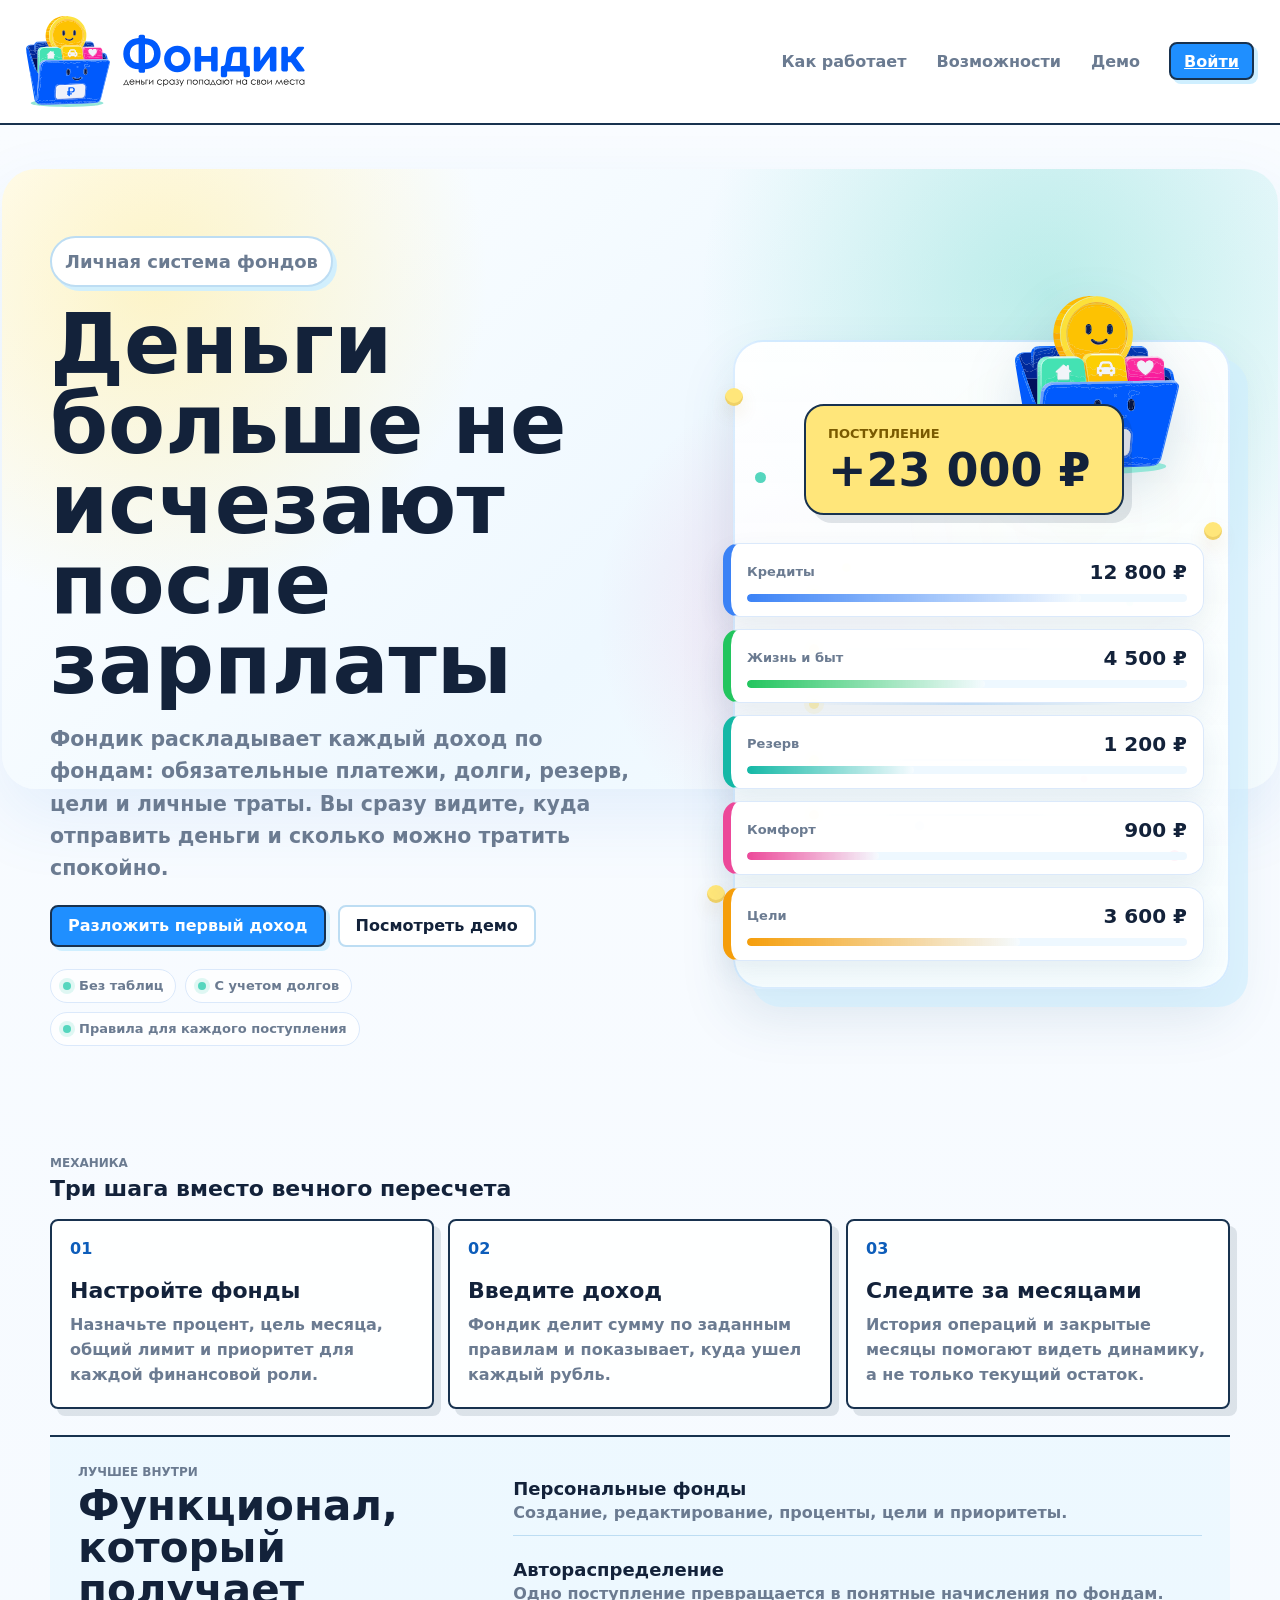
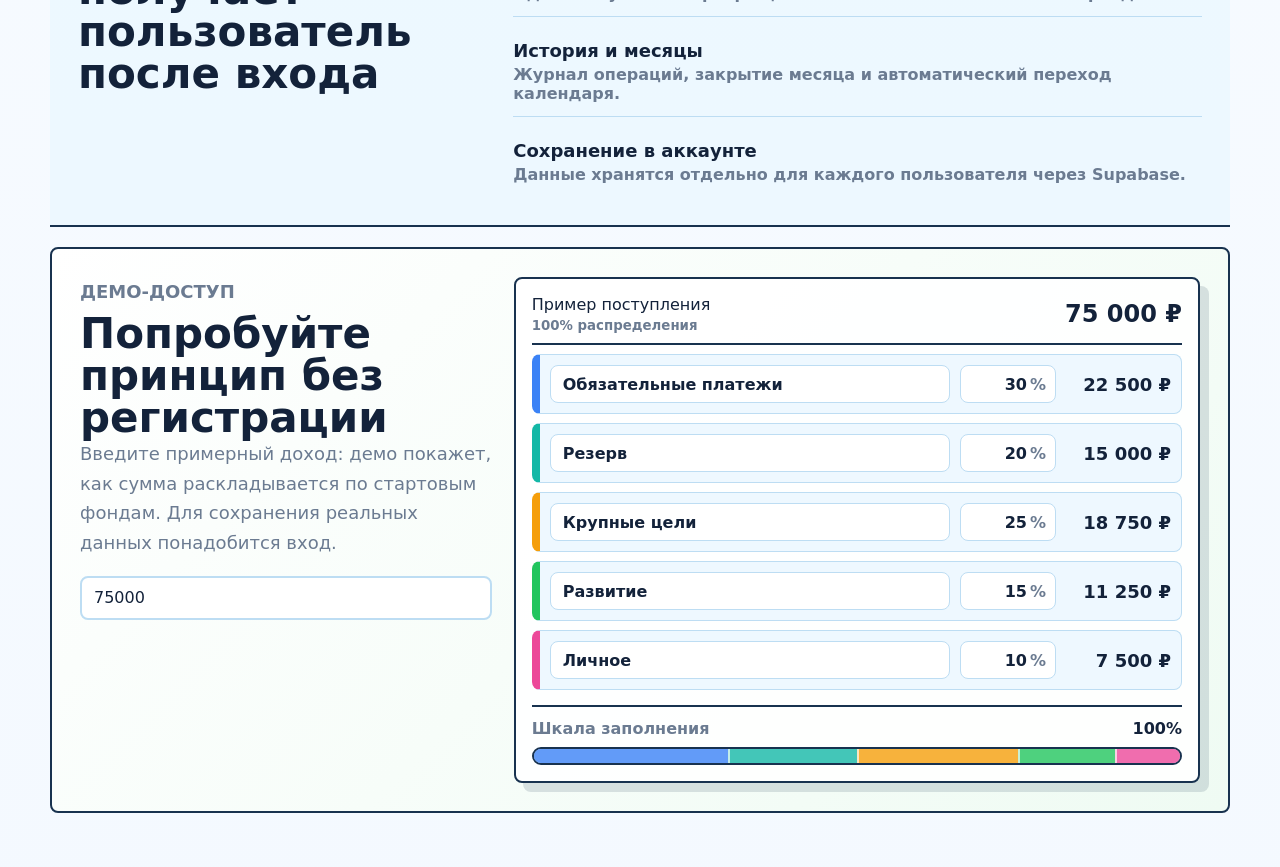
<file: index.html>
<!DOCTYPE html>
<html lang="ru">
<head>
  <meta charset="UTF-8">
  <meta name="viewport" content="width=device-width, initial-scale=1.0">
  <meta name="description" content="Фондик помогает распределять доход по личным фондам: обязательные платежи, резерв, цели, развитие и личные траты.">
  <meta name="theme-color" content="#1f8fff">
  <meta property="og:type" content="website">
  <meta property="og:title" content="Фондик — личные фонды для дохода">
  <meta property="og:description" content="Настройте проценты один раз и распределяйте каждое поступление по фондам без таблиц и ручной рутины.">
  <meta property="og:image" content="/assets/fondik-lockup-slogan.svg">
  <meta property="og:locale" content="ru_RU">
  <meta name="twitter:card" content="summary">
  <title>Фондик — личные фонды для дохода</title>
  <link rel="icon" type="image/svg+xml" href="assets/fondik-mark.svg">
  <link rel="apple-touch-icon" href="assets/fondik-apple-touch.png">
  <link rel="stylesheet" href="style.css?v=20260604-10">
</head>
<body>
  <dialog class="auth-modal" id="authModal">
    <div class="auth-card">
      <button class="icon-btn auth-close" id="authCloseBtn" type="button" aria-label="Закрыть">×</button>
      <div class="auth-brand">
        <img class="auth-brand-logo" src="assets/fondik-lockup-slogan.svg" alt="Фондик — деньги сразу попадают на свои места.">
      </div>
      <p class="eyebrow">Вход в личный кабинет</p>
      <p class="auth-copy">Зарегистрируйтесь или войдите, чтобы фонды, история и прогресс сохранялись отдельно для вашего аккаунта.</p>
      <form class="auth-form" id="authForm">
        <input id="authEmail" type="email" autocomplete="email" placeholder="Email" required>
        <input id="authPassword" type="password" autocomplete="current-password" placeholder="Пароль" minlength="6" required>
        <div class="auth-actions">
          <button class="primary-btn" id="loginBtn" value="login" type="submit">Войти</button>
          <button class="ghost-btn" id="signupBtn" value="signup" type="submit">Регистрация</button>
        </div>
      </form>
      <p class="auth-message" id="authMessage"></p>
    </div>
  </dialog>

  <div class="public-shell" id="publicShell">
    <header class="public-header">
      <a class="brand public-brand" href="/" data-public-route aria-label="Фондик">
        <img class="brand-lockup" src="assets/fondik-lockup-slogan.svg" alt="Фондик — деньги сразу попадают на свои места.">
      </a>
      <button class="ghost-btn compact public-menu-toggle" id="publicMenuToggle" type="button" aria-expanded="false" aria-controls="publicMobileMenu">Меню</button>
      <nav class="public-nav" aria-label="Публичная навигация">
        <a href="#howItWorks">Как работает</a>
        <a href="#features">Возможности</a>
        <a href="/demo" data-public-route>Демо</a>
      </nav>
      <div class="public-auth-actions">
        <a class="primary-btn compact" href="/login" data-auth-trigger>Войти</a>
        <button class="ghost-btn compact is-hidden" id="publicLogoutBtn" type="button">Выйти</button>
      </div>
      <div class="public-mobile-menu" id="publicMobileMenu">
        <a href="#howItWorks">Как работает</a>
        <a href="#features">Возможности</a>
        <a href="/demo" data-public-route>Демо</a>
        <a class="primary-btn compact" href="/login" data-auth-trigger>Войти</a>
        <button class="ghost-btn compact is-hidden" id="publicMobileLogoutBtn" type="button">Выйти</button>
      </div>
    </header>

    <main class="public-main" id="top">
      <section class="public-hero landing-hero">
        <div class="hero-copy landing-hero-copy">
          <p class="hero-badge">Личная система фондов</p>
          <h1>Деньги больше не исчезают после зарплаты</h1>
          <p>Фондик раскладывает каждый доход по фондам: обязательные платежи, долги, резерв, цели и личные траты. Вы сразу видите, куда отправить деньги и сколько можно тратить спокойно.</p>
          <div class="hero-actions">
            <a class="primary-btn" href="/login" data-auth-trigger>Разложить первый доход</a>
            <a class="ghost-btn" href="/demo" data-public-route>Посмотреть демо</a>
          </div>
          <div class="hero-benefits" aria-label="Преимущества">
            <span>Без таблиц</span>
            <span>С учетом долгов</span>
            <span>Правила для каждого поступления</span>
          </div>
        </div>

        <div class="landing-visual" aria-label="Пример распределения дохода">
          <div class="money-orbit" aria-hidden="true">
            <span></span>
            <span></span>
            <span></span>
            <i></i>
            <i></i>
          </div>
          <img class="landing-mascot" src="assets/fondik-mark.svg" alt="">
          <div class="income-card">
            <span>Поступление</span>
            <strong>+23 000 ₽</strong>
          </div>
          <div class="flow-lines" aria-hidden="true">
            <span style="--line-top: 29%; --line-delay: 0.2s"></span>
            <span style="--line-top: 41%; --line-delay: 0.45s"></span>
            <span style="--line-top: 53%; --line-delay: 0.7s"></span>
            <span style="--line-top: 65%; --line-delay: 0.95s"></span>
            <span style="--line-top: 77%; --line-delay: 1.2s"></span>
          </div>
          <div class="fund-flow-list">
            <article class="fund-flow-card" style="--fund-color: #3b82f6; --bar-width: 76%; --item-delay: 0.35s">
              <span>Кредиты</span>
              <strong>12 800 ₽</strong>
              <i></i>
            </article>
            <article class="fund-flow-card" style="--fund-color: #22c55e; --bar-width: 54%; --item-delay: 0.5s">
              <span>Жизнь и быт</span>
              <strong>4 500 ₽</strong>
              <i></i>
            </article>
            <article class="fund-flow-card" style="--fund-color: #14b8a6; --bar-width: 38%; --item-delay: 0.65s">
              <span>Резерв</span>
              <strong>1 200 ₽</strong>
              <i></i>
            </article>
            <article class="fund-flow-card" style="--fund-color: #ec4899; --bar-width: 30%; --item-delay: 0.8s">
              <span>Комфорт</span>
              <strong>900 ₽</strong>
              <i></i>
            </article>
            <article class="fund-flow-card" style="--fund-color: #f59e0b; --bar-width: 62%; --item-delay: 0.95s">
              <span>Цели</span>
              <strong>3 600 ₽</strong>
              <i></i>
            </article>
          </div>
        </div>
      </section>

      <section class="public-section" id="howItWorks">
        <div class="section-heading wide">
          <div>
            <p class="eyebrow">Механика</p>
            <h2>Три шага вместо вечного пересчета</h2>
          </div>
        </div>
        <div class="step-grid">
          <article class="public-card">
            <span>01</span>
            <h3>Настройте фонды</h3>
            <p>Назначьте процент, цель месяца, общий лимит и приоритет для каждой финансовой роли.</p>
          </article>
          <article class="public-card">
            <span>02</span>
            <h3>Введите доход</h3>
            <p>Фондик делит сумму по заданным правилам и показывает, куда ушел каждый рубль.</p>
          </article>
          <article class="public-card">
            <span>03</span>
            <h3>Следите за месяцами</h3>
            <p>История операций и закрытые месяцы помогают видеть динамику, а не только текущий остаток.</p>
          </article>
        </div>
      </section>

      <section class="public-section feature-band" id="features">
        <div>
          <p class="eyebrow">Лучшее внутри</p>
          <h2>Функционал, который получает пользователь после входа</h2>
        </div>
        <div class="feature-list">
          <div><strong>Персональные фонды</strong><span>Создание, редактирование, проценты, цели и приоритеты.</span></div>
          <div><strong>Автораспределение</strong><span>Одно поступление превращается в понятные начисления по фондам.</span></div>
          <div><strong>История и месяцы</strong><span>Журнал операций, закрытие месяца и автоматический переход календаря.</span></div>
          <div><strong>Сохранение в аккаунте</strong><span>Данные хранятся отдельно для каждого пользователя через Supabase.</span></div>
        </div>
      </section>

      <section class="public-section demo-section" id="demo">
        <div class="demo-copy">
          <p class="eyebrow">Демо-доступ</p>
          <h2>Попробуйте принцип без регистрации</h2>
          <p>Введите примерный доход: демо покажет, как сумма раскладывается по стартовым фондам. Для сохранения реальных данных понадобится вход.</p>
          <form class="demo-form" id="demoForm">
            <input id="demoAmount" type="number" min="0" step="1" value="75000" aria-label="Сумма для демо">
          </form>
        </div>
        <div class="demo-result" id="demoResult"></div>
      </section>
    </main>
  </div>

  <div class="toast" id="toast"></div>

  <script src="public.js?v=20260604-3" defer></script>
</body>
</html>
</file>
<file: style.css>
:root {
  color-scheme: light;
  --bg: #f4fbff;
  --paper: #ffffff;
  --paper-soft: #eef8ff;
  --ink: #13223a;
  --muted: #6b7b91;
  --blue: #1f8fff;
  --blue-dark: #0d5dba;
  --sky: #cfefff;
  --mint: #55d6be;
  --yellow: #ffe67a;
  --red: #ff6b7a;
  --line: #18324f;
  --soft-line: #bdddf3;
  --radius: 8px;
  --shadow: 7px 7px 0 rgba(24, 50, 79, 0.12);
}

* {
  box-sizing: border-box;
}

body {
  margin: 0;
  min-height: 100vh;
  font-family: Inter, ui-sans-serif, system-ui, -apple-system, BlinkMacSystemFont, "Segoe UI", sans-serif;
  color: var(--ink);
  background:
    radial-gradient(circle, rgba(31, 143, 255, 0.11) 1px, transparent 1.5px) 0 0 / 22px 22px,
    linear-gradient(180deg, #f7fdff 0%, #eaf7ff 100%);
}

button,
input,
select,
textarea {
  font: inherit;
}

button {
  cursor: pointer;
}

input,
select,
textarea {
  width: 100%;
  border: 2px solid var(--soft-line);
  border-radius: var(--radius);
  background: var(--paper);
  color: var(--ink);
  outline: none;
  transition: border-color 160ms ease, box-shadow 160ms ease, transform 160ms ease;
}

input,
select {
  min-height: 44px;
  padding: 0 12px;
}

textarea {
  resize: vertical;
  padding: 12px;
}

input:focus,
select:focus,
textarea:focus {
  border-color: var(--blue);
  box-shadow: 0 0 0 4px rgba(31, 143, 255, 0.14);
}

input[type="file"] {
  display: none;
}

.is-hidden {
  display: none !important;
}

.public-shell {
  min-height: 100vh;
}

.public-header {
  position: sticky;
  z-index: 10;
  top: 0;
  display: grid;
  grid-template-columns: minmax(210px, 1fr) auto auto;
  gap: 18px;
  align-items: center;
  padding: 16px 26px;
  border-bottom: 2px solid var(--line);
  background: rgba(255, 255, 255, 0.88);
  backdrop-filter: blur(12px);
}

.public-brand {
  margin: 0;
  color: inherit;
  text-decoration: none;
}

.public-brand .brand-lockup {
  width: clamp(240px, 22vw, 340px);
}

.public-nav {
  display: flex;
  flex-wrap: wrap;
  gap: 8px;
  justify-content: center;
}

.public-auth-actions {
  display: flex;
  flex-wrap: wrap;
  gap: 8px;
  justify-content: flex-end;
}

.public-menu-toggle,
.public-mobile-menu {
  display: none !important;
}

.public-nav a {
  display: inline-flex;
  align-items: center;
  min-height: 36px;
  padding: 0 11px;
  border-radius: var(--radius);
  color: var(--muted);
  font-weight: 800;
  text-decoration: none;
}

.public-nav a:hover {
  background: var(--paper-soft);
  color: var(--ink);
}

.public-main {
  width: min(1180px, calc(100% - 36px));
  margin: 0 auto;
  padding: 34px 0 54px;
}

.public-hero {
  display: grid;
  grid-template-columns: minmax(0, 1.05fr) minmax(330px, 0.95fr);
  gap: 24px;
  align-items: center;
  min-height: calc(100vh - 112px);
  padding-bottom: 30px;
}

.hero-copy {
  max-width: 680px;
}

.hero-copy p:not(.eyebrow),
.demo-copy p {
  color: var(--muted);
  font-size: 18px;
  line-height: 1.65;
}

.hero-wordmark {
  display: block;
  width: min(560px, 100%);
  height: auto;
  margin: 6px 0 22px;
}

.hero-actions {
  display: flex;
  flex-wrap: wrap;
  gap: 12px;
  margin-top: 24px;
}

.hero-actions a {
  text-decoration: none;
}

.hero-preview,
.demo-result {
  border: 2px solid var(--line);
  border-radius: var(--radius);
  background: rgba(255, 255, 255, 0.94);
  box-shadow: 9px 9px 0 rgba(24, 50, 79, 0.14);
}

.hero-preview {
  padding: 18px;
  transform: rotate(1deg);
}

.preview-top {
  display: flex;
  align-items: center;
  justify-content: space-between;
  gap: 14px;
  margin-bottom: 14px;
  padding: 16px;
  border: 2px solid var(--line);
  border-radius: var(--radius);
  background: var(--yellow);
}

.preview-top span,
.preview-funds span,
.demo-row span,
.public-card span,
.feature-list span {
  color: var(--muted);
  font-weight: 800;
}

.preview-top strong {
  font-size: 28px;
}

.preview-funds,
.feature-list {
  display: grid;
  gap: 10px;
}

.preview-funds div {
  display: grid;
  grid-template-columns: 1fr auto;
  gap: 12px;
  align-items: center;
  padding: 12px;
  border: 1px solid var(--soft-line);
  border-left: 8px solid var(--preview-color);
  border-radius: var(--radius);
  background: var(--paper-soft);
}

.landing-hero {
  position: relative;
  gap: clamp(24px, 5vw, 58px);
  min-height: calc(100vh - 108px);
  padding: clamp(34px, 6vw, 78px) 0 clamp(42px, 6vw, 78px);
}

.landing-hero::before {
  content: "";
  position: absolute;
  inset: 10px max(-48px, -4vw) auto;
  height: min(620px, 72vh);
  border-radius: 34px;
  background:
    radial-gradient(circle at 12% 18%, rgba(255, 230, 122, 0.42), transparent 27%),
    radial-gradient(circle at 82% 20%, rgba(85, 214, 190, 0.34), transparent 30%),
    radial-gradient(circle at 66% 72%, rgba(236, 72, 153, 0.16), transparent 26%),
    linear-gradient(135deg, #ffffff 0%, #eef8ff 56%, #f7fdff 100%);
  box-shadow: 0 28px 70px rgba(47, 125, 225, 0.1);
  z-index: -1;
  animation: heroAmbientGlow 9s ease-in-out infinite;
}

.landing-hero-copy {
  display: grid;
  gap: 18px;
}

.hero-badge {
  justify-self: start;
  margin: 0;
  padding: 9px 13px;
  border: 2px solid var(--soft-line);
  border-radius: 999px;
  background: #ffffff;
  color: var(--blue-dark);
  font-size: 13px;
  font-weight: 900;
  box-shadow: 4px 4px 0 rgba(207, 239, 255, 0.92);
}

.landing-hero-copy h1 {
  max-width: 780px;
  margin: 0;
  color: var(--ink);
  font-size: clamp(44px, 6.5vw, 86px);
  line-height: 0.96;
  letter-spacing: 0;
}

.landing-hero-copy > p:not(.hero-badge) {
  max-width: 680px;
  margin: 0;
  color: var(--muted);
  font-size: clamp(17px, 1.6vw, 21px);
  font-weight: 700;
  line-height: 1.58;
}

.landing-hero .hero-actions {
  margin-top: 2px;
}

.landing-hero .hero-actions .primary-btn {
  transition: transform 170ms ease, box-shadow 170ms ease, background 170ms ease;
}

.landing-hero .hero-actions .primary-btn:hover {
  transform: translateY(-2px);
  box-shadow: 7px 7px 0 rgba(24, 50, 79, 0.18);
}

.hero-benefits {
  display: flex;
  flex-wrap: wrap;
  gap: 9px;
  margin-top: 4px;
}

.hero-benefits span {
  display: inline-flex;
  align-items: center;
  min-height: 34px;
  padding: 0 12px;
  border: 1px solid #dbe9fb;
  border-radius: 999px;
  background: rgba(255, 255, 255, 0.78);
  color: var(--muted);
  font-size: 13px;
  font-weight: 900;
}

.hero-benefits span::before {
  content: "";
  width: 8px;
  height: 8px;
  margin-right: 8px;
  border-radius: 50%;
  background: var(--mint);
  box-shadow: 0 0 0 4px rgba(85, 214, 190, 0.18);
}

.landing-visual {
  position: relative;
  min-height: 560px;
  padding: 112px 26px 28px;
}

.landing-visual::before {
  content: "";
  position: absolute;
  inset: 48px 0 0 36px;
  border: 2px solid rgba(31, 143, 255, 0.16);
  border-radius: 30px;
  background:
    linear-gradient(180deg, rgba(255, 255, 255, 0.92), rgba(247, 253, 255, 0.86)),
    radial-gradient(circle at 70% 26%, rgba(255, 230, 122, 0.22), transparent 32%);
  box-shadow: 18px 18px 0 rgba(207, 239, 255, 0.62), 0 26px 54px rgba(39, 87, 124, 0.13);
  animation: visualBreath 6.8s ease-in-out infinite;
}

.landing-visual::after {
  content: "";
  position: absolute;
  z-index: 1;
  inset: 76px 18px 34px 58px;
  border-radius: 28px;
  background:
    radial-gradient(circle at 20% 34%, rgba(255, 230, 122, 0.5) 0 4px, transparent 5px),
    radial-gradient(circle at 82% 40%, rgba(85, 214, 190, 0.5) 0 3px, transparent 4px),
    radial-gradient(circle at 72% 70%, rgba(236, 72, 153, 0.34) 0 3px, transparent 4px),
    radial-gradient(circle at 36% 78%, rgba(59, 130, 246, 0.28) 0 4px, transparent 5px);
  opacity: 0.72;
  pointer-events: none;
  animation: sparkleField 7.2s ease-in-out infinite;
}

.landing-mascot {
  position: absolute;
  z-index: 3;
  top: 4px;
  right: clamp(18px, 4vw, 54px);
  width: clamp(112px, 17vw, 164px);
  filter: drop-shadow(0 18px 26px rgba(39, 87, 124, 0.16));
  animation: mascotFloat 4.4s ease-in-out infinite;
}

.income-card {
  position: relative;
  z-index: 4;
  display: grid;
  gap: 6px;
  width: min(320px, 76%);
  margin: 0 auto 28px;
  padding: 20px 22px;
  border: 2px solid var(--line);
  border-radius: 20px;
  background: var(--yellow);
  box-shadow: 8px 8px 0 rgba(24, 50, 79, 0.12);
  overflow: hidden;
  animation:
    incomeDrop 700ms cubic-bezier(0.2, 0.8, 0.2, 1) both,
    incomePulse 4s ease-in-out 900ms infinite;
}

.income-card::after {
  content: "";
  position: absolute;
  inset: -40% auto -40% -70%;
  width: 54%;
  background: linear-gradient(90deg, transparent, rgba(255, 255, 255, 0.5), transparent);
  transform: rotate(16deg);
  animation: incomeShine 4.8s ease-in-out 1.4s infinite;
}

.income-card > * {
  position: relative;
  z-index: 1;
}

.income-card span {
  color: #7a5a00;
  font-size: 13px;
  font-weight: 900;
  text-transform: uppercase;
}

.income-card strong {
  color: var(--ink);
  font-size: clamp(32px, 4vw, 46px);
  line-height: 1;
}

.fund-flow-list {
  position: relative;
  z-index: 2;
  display: grid;
  gap: 12px;
}

.fund-flow-card {
  position: relative;
  display: grid;
  grid-template-columns: minmax(0, 1fr) auto;
  gap: 7px 12px;
  align-items: center;
  min-height: 74px;
  padding: 14px 16px 13px;
  border: 1px solid #dbe9fb;
  border-left: 8px solid var(--fund-color);
  border-radius: 16px;
  background: rgba(255, 255, 255, 0.94);
  box-shadow: 0 12px 28px rgba(39, 87, 124, 0.09);
  opacity: 0;
  transform: translateY(18px);
  overflow: hidden;
  animation:
    fundRise 620ms ease forwards,
    fundCardGlow 5.6s ease-in-out infinite;
  animation-delay: var(--item-delay), calc(var(--item-delay) + 1.2s);
}

.fund-flow-card::after {
  content: "";
  position: absolute;
  z-index: 0;
  inset: 0;
  background: linear-gradient(110deg, transparent 0 42%, rgba(255, 255, 255, 0.64) 50%, transparent 58% 100%);
  transform: translateX(-120%);
  animation: fundCardShimmer 5.4s ease-in-out infinite;
  animation-delay: calc(var(--item-delay) + 1.6s);
  pointer-events: none;
}

.fund-flow-card > * {
  position: relative;
  z-index: 1;
}

.fund-flow-card span {
  color: var(--muted);
  font-size: 13px;
  font-weight: 900;
}

.fund-flow-card strong {
  color: var(--ink);
  font-size: 20px;
}

.fund-flow-card i {
  grid-column: 1 / -1;
  height: 8px;
  overflow: hidden;
  border-radius: 999px;
  background: var(--paper-soft);
}

.fund-flow-card i::before {
  content: "";
  display: block;
  width: var(--bar-width);
  height: 100%;
  border-radius: inherit;
  background: linear-gradient(90deg, var(--fund-color), rgba(255, 255, 255, 0.4));
  transform-origin: left center;
  animation:
    fillFundBar 980ms ease both,
    fundBarGlow 3.8s ease-in-out infinite;
  animation-delay: calc(var(--item-delay) + 0.22s), calc(var(--item-delay) + 1.4s);
}

.flow-lines {
  position: absolute;
  z-index: 1;
  inset: 168px 30px 70px 54px;
  pointer-events: none;
}

.flow-lines span {
  position: absolute;
  top: var(--line-top);
  left: 13%;
  width: 70%;
  height: 2px;
  border-radius: 999px;
  background: linear-gradient(90deg, rgba(31, 143, 255, 0), rgba(31, 143, 255, 0.38), rgba(20, 184, 166, 0));
  opacity: 0.52;
  animation: linePulse 3.8s ease-in-out infinite;
  animation-delay: var(--line-delay);
}

.flow-lines span::after {
  content: "";
  position: absolute;
  top: -4px;
  left: 0;
  width: 10px;
  height: 10px;
  border-radius: 50%;
  background: var(--yellow);
  box-shadow: 0 0 0 5px rgba(255, 230, 122, 0.25);
  animation: flowDot 2.6s ease-in-out infinite;
  animation-delay: var(--line-delay);
}

.money-orbit {
  position: absolute;
  z-index: 2;
  inset: 0;
  pointer-events: none;
}

.money-orbit span,
.money-orbit i {
  position: absolute;
  display: block;
  border-radius: 50%;
  animation: coinDrift 5.2s ease-in-out infinite;
}

.money-orbit span {
  width: 18px;
  height: 18px;
  background: var(--yellow);
  box-shadow: inset 0 -3px 0 rgba(154, 100, 0, 0.16), 0 8px 18px rgba(154, 100, 0, 0.12);
}

.money-orbit span:nth-child(1) {
  top: 96px;
  left: 28px;
}

.money-orbit span:nth-child(2) {
  top: 230px;
  right: 8px;
  animation-delay: 0.8s;
}

.money-orbit span:nth-child(3) {
  bottom: 86px;
  left: 10px;
  animation-delay: 1.4s;
}

.money-orbit i {
  width: 11px;
  height: 11px;
  background: var(--mint);
}

.money-orbit i:nth-of-type(1) {
  top: 180px;
  left: 58px;
  animation-delay: 0.4s;
}

.money-orbit i:nth-of-type(2) {
  right: 50px;
  bottom: 128px;
  background: #ec4899;
  animation-delay: 1.1s;
}

@keyframes incomeDrop {
  from {
    opacity: 0;
    transform: translateY(-24px) scale(0.98);
  }
  to {
    opacity: 1;
    transform: translateY(0) scale(1);
  }
}

@keyframes heroAmbientGlow {
  0%,
  100% {
    filter: saturate(1) brightness(1);
    transform: translate3d(0, 0, 0);
  }
  50% {
    filter: saturate(1.12) brightness(1.02);
    transform: translate3d(0, -4px, 0);
  }
}

@keyframes visualBreath {
  0%,
  100% {
    box-shadow: 18px 18px 0 rgba(207, 239, 255, 0.62), 0 26px 54px rgba(39, 87, 124, 0.13);
  }
  50% {
    box-shadow: 22px 22px 0 rgba(207, 239, 255, 0.78), 0 34px 64px rgba(39, 87, 124, 0.18);
  }
}

@keyframes sparkleField {
  0%,
  100% {
    opacity: 0.55;
    transform: translate3d(0, 0, 0) scale(1);
  }
  50% {
    opacity: 0.92;
    transform: translate3d(8px, -8px, 0) scale(1.02);
  }
}

@keyframes incomePulse {
  0%,
  100% {
    transform: translateY(0) scale(1);
    box-shadow: 8px 8px 0 rgba(24, 50, 79, 0.12);
  }
  50% {
    transform: translateY(-3px) scale(1.012);
    box-shadow: 10px 12px 0 rgba(24, 50, 79, 0.14), 0 0 26px rgba(255, 230, 122, 0.42);
  }
}

@keyframes incomeShine {
  0%,
  56% {
    transform: translateX(0) rotate(16deg);
  }
  78%,
  100% {
    transform: translateX(360%) rotate(16deg);
  }
}

@keyframes fundRise {
  to {
    opacity: 1;
    transform: translateY(0);
  }
}

@keyframes fundCardGlow {
  0%,
  100% {
    box-shadow: 0 12px 28px rgba(39, 87, 124, 0.09);
    border-top-color: #dbe9fb;
    border-right-color: #dbe9fb;
    border-bottom-color: #dbe9fb;
  }
  50% {
    box-shadow: 0 16px 34px rgba(39, 87, 124, 0.14), 0 0 18px color-mix(in srgb, var(--fund-color) 18%, transparent);
    border-top-color: color-mix(in srgb, var(--fund-color) 28%, #dbe9fb);
    border-right-color: color-mix(in srgb, var(--fund-color) 28%, #dbe9fb);
    border-bottom-color: color-mix(in srgb, var(--fund-color) 28%, #dbe9fb);
  }
}

@keyframes fundCardShimmer {
  0%,
  58% {
    transform: translateX(-120%);
  }
  82%,
  100% {
    transform: translateX(120%);
  }
}

@keyframes fillFundBar {
  from {
    transform: scaleX(0);
  }
  to {
    transform: scaleX(1);
  }
}

@keyframes fundBarGlow {
  0%,
  100% {
    filter: brightness(1);
  }
  50% {
    filter: brightness(1.18);
  }
}

@keyframes mascotFloat {
  0%,
  100% {
    transform: translateY(0) rotate(-1deg);
  }
  50% {
    transform: translateY(-10px) rotate(1deg);
  }
}

@keyframes linePulse {
  0%,
  100% {
    opacity: 0.38;
    transform: scaleX(0.92);
  }
  50% {
    opacity: 0.72;
    transform: scaleX(1);
  }
}

@keyframes flowDot {
  0% {
    opacity: 0;
    transform: translateX(0) scale(0.82);
  }
  18%,
  72% {
    opacity: 1;
  }
  100% {
    opacity: 0;
    transform: translateX(420px) scale(1);
  }
}

@keyframes flowDotMobile {
  0% {
    opacity: 0;
    transform: translateX(0) scale(0.82);
  }
  18%,
  72% {
    opacity: 1;
  }
  100% {
    opacity: 0;
    transform: translateX(260px) scale(1);
  }
}

@keyframes coinDrift {
  0%,
  100% {
    transform: translate3d(0, 0, 0) rotate(0deg);
  }
  50% {
    transform: translate3d(9px, -12px, 0) rotate(10deg);
  }
}

.demo-row {
  display: grid;
  grid-template-columns: minmax(150px, 1fr) 96px minmax(105px, auto);
  gap: 10px;
  align-items: center;
  padding: 10px;
  border: 1px solid var(--soft-line);
  border-left: 8px solid var(--preview-color);
  border-radius: var(--radius);
  background: var(--paper-soft);
}

.public-section {
  padding: 26px 0;
}

.step-grid {
  display: grid;
  grid-template-columns: repeat(3, minmax(0, 1fr));
  gap: 14px;
}

.public-card {
  min-height: 190px;
  padding: 18px;
  border: 2px solid var(--line);
  border-radius: var(--radius);
  background: rgba(255, 255, 255, 0.94);
  box-shadow: var(--shadow);
}

.public-card span {
  display: inline-flex;
  margin-bottom: 20px;
  color: var(--blue-dark);
}

.public-card h3 {
  margin-bottom: 10px;
  font-size: 22px;
}

.public-card p {
  margin-bottom: 0;
  color: var(--muted);
  line-height: 1.55;
  font-weight: 700;
}

.feature-band,
.demo-section {
  display: grid;
  grid-template-columns: minmax(260px, 0.75fr) minmax(0, 1.25fr);
  gap: 22px;
  align-items: start;
  padding: 28px;
  border-top: 2px solid var(--line);
  border-bottom: 2px solid var(--line);
  background: rgba(234, 248, 255, 0.72);
}

.feature-band h2,
.demo-copy h2 {
  font-size: clamp(28px, 4vw, 42px);
  line-height: 1;
}

.feature-list div {
  display: grid;
  gap: 4px;
  padding: 13px 0;
  border-bottom: 1px solid var(--soft-line);
}

.feature-list div:last-child {
  border-bottom: 0;
}

.feature-list strong {
  font-size: 18px;
}

.demo-section {
  margin-top: 20px;
  border: 2px solid var(--line);
  border-radius: var(--radius);
  background: linear-gradient(135deg, #ffffff 0%, #effbf3 100%);
}

.demo-form {
  display: grid;
  grid-template-columns: minmax(160px, 1fr);
  gap: 10px;
  margin-top: 18px;
}

.demo-result {
  display: grid;
  gap: 9px;
  padding: 16px;
}

.demo-total {
  display: flex;
  align-items: center;
  justify-content: space-between;
  gap: 14px;
  padding-bottom: 10px;
  border-bottom: 2px solid var(--line);
}

.demo-total span,
.demo-total small {
  display: block;
}

.demo-total small {
  margin-top: 4px;
  color: var(--muted);
  font-weight: 900;
}

.demo-total small.is-warning {
  color: #9a6400;
}

.demo-total strong {
  font-size: 24px;
}

.demo-name-input,
.demo-percent-input input {
  min-height: 38px;
  border-width: 1px;
  background: #fff;
  font-weight: 900;
}

.demo-name-input {
  min-width: 0;
}

.demo-percent-input {
  position: relative;
  display: block;
}

.demo-percent-input input {
  padding-right: 28px;
  text-align: right;
}

.demo-percent-input span {
  position: absolute;
  top: 50%;
  right: 10px;
  color: var(--muted);
  font-weight: 900;
  transform: translateY(-50%);
  pointer-events: none;
}

.demo-row strong {
  justify-self: end;
  color: var(--ink);
  font-size: 18px;
  white-space: nowrap;
}

.demo-scale {
  display: grid;
  gap: 9px;
  margin-top: 6px;
  padding-top: 12px;
  border-top: 2px solid var(--line);
}

.demo-scale-head {
  display: flex;
  align-items: center;
  justify-content: space-between;
  gap: 12px;
  color: var(--muted);
  font-weight: 900;
}

.demo-scale-head strong {
  color: var(--ink);
}

.demo-scale-track {
  position: relative;
  overflow: hidden;
  height: 18px;
  border: 2px solid var(--line);
  border-radius: 999px;
  background: #e8f5ff;
}

.demo-scale-track::after {
  content: "";
  position: absolute;
  inset: 0;
  width: var(--scale-progress);
  max-width: 100%;
  border-radius: inherit;
  background: rgba(255, 255, 255, 0.2);
  pointer-events: none;
}

.demo-scale-fill {
  display: flex;
  width: var(--scale-progress);
  max-width: 100%;
  height: 100%;
  transition: width 180ms ease;
}

.demo-scale-fill span {
  flex: 0 0 var(--segment-width);
  min-width: 2px;
  height: 100%;
  background: var(--segment-color);
}

.demo-scale-fill span + span {
  border-left: 2px solid rgba(255, 255, 255, 0.68);
}

.auth-screen {
  display: grid;
  place-items: center;
  min-height: 100vh;
  padding: 24px;
}

.auth-modal {
  width: min(560px, calc(100% - 28px));
  border: 0;
  padding: 0;
  background: transparent;
  color: var(--ink);
}

.auth-modal::backdrop {
  background: rgba(19, 34, 58, 0.28);
  backdrop-filter: blur(6px);
}

.auth-card {
  position: relative;
  width: min(520px, 100%);
  border: 2px solid var(--line);
  border-radius: var(--radius);
  background: rgba(255, 255, 255, 0.96);
  box-shadow: 10px 10px 0 rgba(24, 50, 79, 0.14);
  padding: 28px;
}

.auth-close {
  position: absolute;
  top: 12px;
  right: 12px;
}

.auth-brand {
  margin-bottom: 18px;
  padding-right: 46px;
}

.auth-brand-logo {
  display: block;
  width: min(360px, 100%);
  height: auto;
}

.auth-card h1 {
  margin-bottom: 14px;
}

.auth-copy {
  color: var(--muted);
  line-height: 1.6;
}

.auth-form {
  display: grid;
  gap: 12px;
  margin-top: 20px;
}

.auth-actions {
  display: grid;
  grid-template-columns: 1fr 1fr;
  gap: 10px;
}

.auth-message {
  min-height: 22px;
  margin: 14px 0 0;
  color: #9a6400;
  font-weight: 800;
}

.app-shell {
  min-height: 100vh;
}

.app-loading {
  display: grid;
  place-items: center;
  align-content: center;
  gap: 16px;
  min-height: 100vh;
  padding: 24px;
  text-align: center;
}

.app-loading .brand {
  justify-content: center;
}

.app-loading p {
  margin: 0;
  color: var(--muted);
  font-weight: 800;
}

.brand {
  display: flex;
  align-items: center;
  gap: 12px;
  margin-bottom: 0;
}

.brand-lockup {
  display: block;
  width: 240px;
  max-width: 100%;
  height: auto;
}

.brand-mark {
  display: grid;
  place-items: center;
  width: 44px;
  height: 44px;
  border: 2px solid var(--line);
  border-radius: var(--radius);
  background: var(--yellow);
  box-shadow: 4px 4px 0 var(--sky);
  color: var(--ink);
  font-weight: 900;
  font-size: 23px;
}

.brand-logo {
  width: 48px;
  height: 48px;
  border: 2px solid var(--line);
  border-radius: var(--radius);
  background: #fff;
  box-shadow: 4px 4px 0 var(--sky);
  object-fit: cover;
}

.brand strong,
.brand span {
  display: block;
}

.brand span,
.eyebrow,
.section-heading span,
.fund-meta,
.history-meta,
.donut-center span,
.legend span {
  color: var(--muted);
}

.nav {
  display: flex;
  gap: 8px;
}

.nav-btn,
.ghost-btn,
.primary-btn,
.icon-btn {
  border: 2px solid transparent;
  border-radius: var(--radius);
  transition: transform 150ms ease, box-shadow 150ms ease, background 150ms ease, opacity 150ms ease;
}

.nav-btn {
  min-height: 42px;
  padding: 0 12px;
  text-align: center;
  color: var(--ink);
  background: transparent;
}

.nav-btn:hover,
.nav-btn.is-active {
  border-color: var(--line);
  background: var(--paper-soft);
  box-shadow: 4px 4px 0 var(--sky);
}

.income-panel,
.fund-card,
.analytics-panel,
.month-card,
.history-item,
.modal-card {
  border: 2px solid var(--line);
  border-radius: var(--radius);
  background: rgba(255, 255, 255, 0.94);
  box-shadow: var(--shadow);
}

.main {
  min-width: 0;
  padding: 26px;
}

.topbar,
.section-heading,
.modal-head,
.modal-actions,
.section-actions {
  display: flex;
  align-items: center;
  justify-content: space-between;
  gap: 14px;
}

.section-actions {
  position: relative;
  flex-wrap: wrap;
  justify-content: flex-end;
}

.confirm-wrap {
  position: relative;
}

.inline-confirm {
  position: absolute;
  z-index: 20;
  top: calc(100% + 10px);
  right: 0;
  width: min(310px, calc(100vw - 36px));
  padding: 14px;
  border: 2px solid var(--line);
  border-radius: var(--radius);
  background: #fff;
  box-shadow: var(--shadow);
  animation: pop 160ms ease both;
}

.reset-menu {
  position: absolute;
  z-index: 19;
  top: calc(100% + 8px);
  right: 0;
  display: grid;
  width: 190px;
  padding: 6px;
  border: 2px solid var(--line);
  border-radius: var(--radius);
  background: #fff;
  box-shadow: var(--shadow);
  animation: pop 160ms ease both;
}

.reset-menu button {
  min-height: 38px;
  border: 0;
  border-radius: 6px;
  background: transparent;
  color: var(--ink);
  text-align: left;
  font-weight: 800;
}

.reset-menu button:hover {
  background: var(--paper-soft);
}

.reset-menu button:last-child {
  color: #a62235;
}

.inline-confirm::before {
  content: "";
  position: absolute;
  top: -8px;
  right: 28px;
  width: 14px;
  height: 14px;
  border-top: 2px solid var(--line);
  border-left: 2px solid var(--line);
  background: #fff;
  transform: rotate(45deg);
}

.inline-confirm strong,
.inline-confirm span {
  display: block;
}

.inline-confirm strong {
  margin-bottom: 4px;
  font-size: 16px;
}

.inline-confirm span {
  color: var(--muted);
  font-weight: 700;
  line-height: 1.35;
}

.inline-confirm-actions {
  display: flex;
  gap: 8px;
  justify-content: flex-end;
  margin-top: 12px;
}

.user-panel {
  display: flex;
  align-items: center;
  gap: 10px;
}

.user-account {
  display: inline-flex;
  align-items: center;
  gap: 10px;
}

.user-panel span {
  max-width: 280px;
  overflow: hidden;
  color: var(--muted);
  font-weight: 800;
  text-overflow: ellipsis;
  white-space: nowrap;
}

.account-layout {
  display: grid;
  grid-template-columns: repeat(2, minmax(0, 1fr));
  gap: 14px;
}

.account-card {
  display: grid;
  gap: 8px;
  min-width: 0;
  padding: 18px;
  border: 2px solid var(--line);
  border-radius: var(--radius);
  background: rgba(255, 255, 255, 0.94);
  box-shadow: var(--shadow);
}

.account-card span,
.account-card p,
.account-form label {
  color: var(--muted);
  font-weight: 800;
}

.account-card strong {
  color: var(--blue-dark);
  font-size: 24px;
  overflow-wrap: anywhere;
}

.account-card p {
  margin: 0;
  line-height: 1.45;
}

.account-form label {
  display: grid;
  gap: 7px;
}

.topbar {
  display: grid;
  grid-template-columns: minmax(360px, 1fr) auto auto;
  margin-bottom: 18px;
  padding-bottom: 18px;
  border-bottom: 2px solid rgba(189, 221, 243, 0.72);
}

.topbar-brand {
  display: flex;
  align-items: center;
  gap: 18px;
  min-width: 0;
  color: inherit;
  text-decoration: none;
}

.topbar-brand .brand {
  flex: 0 0 auto;
}

.top-nav {
  align-self: center;
  padding: 4px;
  border: 2px solid var(--soft-line);
  border-radius: var(--radius);
  background: rgba(255, 255, 255, 0.74);
}

.eyebrow {
  margin: 0 0 6px;
  font-size: 12px;
  text-transform: uppercase;
  letter-spacing: 0;
  font-weight: 800;
}

h1,
h2,
h3,
p {
  margin-top: 0;
}

h1 {
  margin-bottom: 0;
  font-size: clamp(32px, 5vw, 58px);
  line-height: 0.95;
  letter-spacing: 0;
}

h2 {
  margin-bottom: 0;
  font-size: 22px;
}

.ghost-btn,
.primary-btn {
  display: inline-flex;
  align-items: center;
  justify-content: center;
  min-height: 42px;
  padding: 0 16px;
  white-space: nowrap;
  font-weight: 800;
}

.ghost-btn {
  border-color: var(--soft-line);
  background: var(--paper);
  color: var(--ink);
}

.primary-btn {
  border-color: var(--line);
  background: var(--blue);
  color: #fff;
  box-shadow: 4px 4px 0 var(--sky);
}

.compact {
  min-height: 38px;
  padding-inline: 13px;
}

.primary-btn:hover,
.ghost-btn:hover,
.icon-btn:hover {
  transform: translateY(-1px);
}

.primary-btn:disabled {
  cursor: not-allowed;
  opacity: 0.45;
  box-shadow: none;
}

.danger {
  color: #a62235;
  border-color: #ffc3cc;
}

.danger-fill {
  background: var(--red);
  color: #fff;
}

.screen {
  display: none;
  animation: rise 220ms ease both;
}

.screen.is-visible {
  display: block;
}

@keyframes rise {
  from {
    opacity: 0;
    transform: translateY(6px);
  }
  to {
    opacity: 1;
    transform: translateY(0);
  }
}

@keyframes pop {
  from {
    opacity: 0;
    transform: translateY(-4px) scale(0.98);
  }
  to {
    opacity: 1;
    transform: translateY(0) scale(1);
  }
}

.income-panel {
  position: relative;
  display: grid;
  grid-template-columns: minmax(190px, 0.7fr) minmax(320px, 1.5fr);
  gap: 16px;
  align-items: center;
  padding: 18px;
  margin-bottom: 16px;
  background: linear-gradient(135deg, #ffffff 0%, #eaf8ff 100%);
}

.profile-setup-panel {
  display: grid;
  grid-template-columns: minmax(220px, 1fr) minmax(180px, 280px) auto;
  gap: 12px;
  align-items: center;
  margin-bottom: 16px;
  padding: 14px;
  border: 2px solid var(--line);
  border-radius: var(--radius);
  background: linear-gradient(135deg, #ffffff 0%, #fff8d6 100%);
  box-shadow: var(--shadow);
}

.profile-setup-panel span,
.profile-setup-panel p {
  color: var(--muted);
  font-weight: 800;
}

.profile-setup-panel strong {
  display: block;
  margin: 3px 0;
  font-size: 20px;
}

.profile-setup-panel p {
  margin: 0;
  line-height: 1.35;
}

.dashboard-summary-row {
  display: grid;
  grid-template-columns: minmax(0, 1fr) auto;
  gap: 14px;
  align-items: stretch;
  margin-bottom: 12px;
}

.month-summary-card,
.finance-card,
.required-income-panel,
.overflow-panel {
  border: 2px solid var(--line);
  border-radius: var(--radius);
  background: rgba(255, 255, 255, 0.94);
  box-shadow: var(--shadow);
}

.finance-alerts-row {
  display: grid;
  grid-template-columns: 1.15fr 1fr 1fr;
  gap: 8px;
  margin-bottom: 10px;
}

.finance-card {
  min-width: 0;
  min-height: 62px;
  padding: 8px 10px;
  overflow: hidden;
}

.finance-mode-panel.mode-crisis {
  background: #fff8f8;
}

.finance-mode-panel.mode-stable {
  background: #fffbea;
}

.finance-mode-panel.mode-growth {
  background: #f3fbf6;
}

.month-brief-preview div {
  min-width: 0;
  padding: 10px;
  border: 1px solid var(--soft-line);
  border-radius: var(--radius);
  background: rgba(255, 255, 255, 0.82);
}

.finance-card-head span,
.finance-card p,
.finance-card small,
.finance-card-toggle span,
.finance-card-toggle small,
.finance-warnings-panel li,
.month-brief-preview span,
.debt-fields-head small {
  color: var(--muted);
  font-weight: 800;
}

.finance-card-head {
  display: flex;
  align-items: center;
  justify-content: space-between;
  gap: 8px;
  min-height: 20px;
  font-size: 12px;
}

.finance-card-main {
  display: flex;
  align-items: baseline;
  gap: 8px;
  min-width: 0;
}

.finance-card-main strong,
.finance-card-toggle strong,
.month-brief-preview strong {
  color: var(--blue-dark);
  font-size: 20px;
  line-height: 1.05;
  overflow-wrap: anywhere;
}

.finance-card-main b {
  min-width: 0;
  color: var(--ink);
  font-size: 13px;
  line-height: 1.2;
  overflow: hidden;
  text-overflow: ellipsis;
  white-space: nowrap;
}

.finance-card p,
.finance-card small {
  display: block;
  margin: 4px 0 0;
  overflow: hidden;
  font-size: 12px;
  line-height: 1.25;
  text-overflow: ellipsis;
  white-space: nowrap;
}

.compact-icon {
  width: 24px;
  height: 24px;
  min-height: 24px;
  border-width: 1px;
  box-shadow: none;
}

.free-balance-panel.is-negative {
  border-color: #d94040;
  background: #fff0f0;
}

.free-balance-panel.is-negative strong {
  color: #b42323;
}

.free-balance-panel.is-positive {
  border-color: #2f8f5b;
  background: #effbf3;
}

.free-balance-panel.is-positive strong {
  color: #167044;
}

.finance-warnings-panel {
  background: #fff8d6;
}

.finance-warnings-panel ul {
  display: grid;
  gap: 3px;
  margin: 4px 0 0;
  padding-left: 16px;
}

.finance-warnings-panel li {
  overflow: hidden;
  font-size: 12px;
  line-height: 1.25;
  text-overflow: ellipsis;
  white-space: nowrap;
}

.finance-card.is-collapsed {
  padding: 0;
  background: #fff;
}

.finance-card-toggle {
  display: grid;
  grid-template-columns: minmax(76px, auto) minmax(0, 1fr) auto;
  gap: 8px;
  align-items: center;
  width: 100%;
  min-height: 58px;
  padding: 8px 10px;
  border: 0;
  background: transparent;
  color: inherit;
  text-align: left;
  cursor: pointer;
}

.finance-card-toggle strong {
  overflow: hidden;
  text-overflow: ellipsis;
  white-space: nowrap;
}

.finance-card-toggle small {
  justify-self: end;
  font-size: 12px;
}

.month-summary-card {
  display: grid;
  grid-template-columns: repeat(3, minmax(0, 1fr));
  gap: 8px;
  padding: 12px;
}

.month-summary-card div {
  min-width: 0;
  padding: 10px;
  border: 1px solid var(--soft-line);
  border-radius: var(--radius);
  background: var(--paper-soft);
}

.month-summary-card span,
.required-income-head span,
.required-income-grid span,
.overflow-panel span,
.overflow-panel p {
  color: var(--muted);
  font-weight: 800;
}

.month-summary-card span {
  display: block;
  margin-bottom: 4px;
  font-size: 12px;
}

.month-summary-card strong {
  display: block;
  color: var(--blue-dark);
  font-size: 20px;
  overflow-wrap: anywhere;
}

.overflow-panel p {
  margin: 0;
  line-height: 1.45;
}

.required-income-panel {
  display: grid;
  gap: 14px;
  margin-bottom: 16px;
  padding: 16px;
  background: linear-gradient(135deg, #ffffff 0%, #effbf3 100%);
}

.required-income-head,
.required-income-grid {
  display: grid;
  gap: 10px;
}

.required-income-head {
  grid-template-columns: minmax(0, 1fr) auto auto;
  align-items: start;
}

.required-income-head span,
.required-income-head strong {
  display: block;
}

.required-income-head strong {
  margin-top: 4px;
  font-size: 22px;
  line-height: 1.15;
}

.required-income-compare {
  display: grid;
  gap: 5px;
  min-width: 240px;
  padding: 10px;
  border: 1px solid var(--soft-line);
  border-radius: var(--radius);
  background: #fff;
}

.required-income-grid {
  grid-template-columns: repeat(6, minmax(0, 1fr));
}

.required-income-grid div {
  min-width: 0;
  padding: 10px;
  border: 1px solid var(--soft-line);
  border-radius: var(--radius);
  background: var(--paper-soft);
}

.required-income-grid strong {
  display: block;
  margin-top: 4px;
  overflow-wrap: anywhere;
}

.required-income-grid .is-total {
  border-color: var(--line);
  background: var(--yellow);
}

.overflow-panel {
  margin-bottom: 16px;
  padding: 14px 16px;
  border-color: #2f8f5b;
  background: #effbf3;
}

.overflow-panel strong {
  display: block;
  margin: 4px 0;
  color: #167044;
  font-size: 24px;
}

.income-panel::after {
  content: "";
  position: absolute;
  left: 38px;
  bottom: -14px;
  width: 24px;
  height: 24px;
  border-right: 2px solid var(--line);
  border-bottom: 2px solid var(--line);
  background: #f4fbff;
  transform: rotate(45deg);
}

.income-copy span,
.income-copy strong {
  display: block;
}

.income-copy span {
  color: var(--muted);
  margin-bottom: 4px;
  font-weight: 700;
}

.income-copy strong {
  font-size: 24px;
  line-height: 1.1;
}

.income-form {
  display: grid;
  grid-template-columns: 1fr 1fr auto;
  gap: 10px;
}

.warning {
  grid-column: 1 / -1;
  min-height: 20px;
  color: #9a6400;
  font-weight: 700;
}

.onboarding-modal {
  width: min(900px, calc(100% - 28px));
}

.onboarding-card {
  display: grid;
  grid-template-columns: 260px minmax(0, 1fr);
  overflow: hidden;
  height: min(760px, calc(100vh - 28px));
  max-height: min(760px, calc(100vh - 28px));
  padding: 0;
  background: var(--paper);
}

.onboarding-side {
  display: grid;
  grid-template-rows: auto 1fr auto;
  gap: 22px;
  min-height: 0;
  padding: 22px;
  border-right: 2px solid var(--line);
  background: var(--paper-soft);
}

.onboarding-logo {
  width: 180px;
  max-width: 100%;
}

.onboarding-side p {
  margin: 0;
  color: var(--muted);
  font-size: 13px;
  font-weight: 800;
  line-height: 1.45;
}

.onboarding-steps {
  display: grid;
  align-content: start;
  gap: 12px;
}

.onboarding-step-dot {
  display: grid;
  grid-template-columns: 34px minmax(0, 1fr);
  gap: 10px;
  align-items: center;
  color: var(--muted);
  font-weight: 900;
}

.onboarding-step-dot b {
  display: grid;
  place-items: center;
  width: 34px;
  height: 34px;
  border: 2px solid var(--soft-line);
  border-radius: 999px;
  background: #fff;
  color: var(--muted);
  font-size: 13px;
  font-style: normal;
}

.onboarding-step-dot em {
  font-style: normal;
  overflow-wrap: anywhere;
}

.onboarding-step-dot.is-done b {
  border-color: #167044;
  background: #22c55e;
  color: #fff;
}

.onboarding-step-dot.is-active b {
  border-color: var(--line);
  background: var(--blue);
  color: #fff;
}

.onboarding-step-dot.is-active em {
  color: var(--ink);
}

.onboarding-content {
  display: grid;
  grid-template-rows: auto minmax(0, 1fr) auto auto;
  min-width: 0;
  min-height: 0;
  padding: 22px;
}

.onboarding-head {
  margin: 0 0 18px;
}

.onboarding-head h2 {
  font-size: 32px;
  line-height: 1.05;
}

.onboarding-body {
  display: grid;
  min-height: 0;
  overflow: auto;
  padding-right: 4px;
}

.onboarding-step {
  display: none;
  gap: 18px;
}

.onboarding-step.is-active {
  display: grid;
  min-height: 0;
}

.onboarding-step[data-onboarding-step="3"].is-active {
  grid-template-rows: auto minmax(0, 1fr);
  height: 100%;
}

.onboarding-copy {
  display: grid;
  grid-template-columns: 44px minmax(0, 1fr);
  gap: 12px;
  align-items: start;
}

.onboarding-copy > span {
  display: grid;
  place-items: center;
  width: 44px;
  height: 44px;
  border: 2px solid var(--line);
  border-radius: var(--radius);
  background: var(--yellow);
  color: var(--blue-dark);
  box-shadow: 4px 4px 0 var(--sky);
  font-weight: 900;
}

.onboarding-copy h3 {
  margin-bottom: 5px;
  font-size: 24px;
}

.onboarding-copy p {
  margin: 0;
  color: var(--muted);
  font-weight: 800;
  line-height: 1.45;
}

.onboarding-field {
  display: grid;
  gap: 8px;
  color: var(--muted);
  font-size: 13px;
  font-weight: 900;
}

.onboarding-choice-row {
  display: grid;
  grid-template-columns: repeat(2, minmax(0, 1fr));
  gap: 12px;
}

.onboarding-choice {
  min-height: 76px;
  border: 2px solid var(--soft-line);
  border-radius: var(--radius);
  background: #fff;
  color: var(--ink);
  font-size: 17px;
  font-weight: 900;
  cursor: pointer;
  transition: border-color 150ms ease, background 150ms ease, transform 150ms ease;
}

.onboarding-choice:hover,
.onboarding-choice.is-selected {
  border-color: var(--blue);
  background: #eef8ff;
  color: var(--blue-dark);
}

.onboarding-list-panel {
  display: grid;
  gap: 12px;
}

.onboarding-list-head {
  display: flex;
  align-items: center;
  justify-content: space-between;
  gap: 12px;
}

.onboarding-list-head strong {
  font-size: 16px;
}

.onboarding-list {
  display: grid;
  gap: 10px;
}

.onboarding-row {
  display: grid;
  gap: 8px;
  align-items: center;
  padding: 10px;
  border: 1px solid var(--soft-line);
  border-radius: var(--radius);
  background: #fff;
}

.onboarding-debt-row {
  grid-template-columns: minmax(140px, 1fr) minmax(120px, 0.75fr) 34px;
}

.onboarding-comfort-row {
  grid-template-columns: minmax(160px, 1fr) minmax(120px, 0.75fr) 34px;
}

.onboarding-details-toggle {
  grid-column: 1 / -1;
  justify-self: start;
  border: 0;
  background: transparent;
  color: var(--blue-dark);
  font-weight: 900;
  cursor: pointer;
}

.onboarding-row-details {
  grid-column: 1 / -1;
  display: grid;
  grid-template-columns: repeat(4, minmax(0, 1fr));
  gap: 8px;
  padding-top: 4px;
}

.onboarding-preview-head {
  display: grid;
  grid-template-columns: minmax(0, 1fr) minmax(150px, 0.35fr);
  gap: 12px;
}

.onboarding-mode,
.onboarding-mode-meta {
  display: grid;
  gap: 6px;
  padding: 14px;
  border: 2px solid var(--line);
  border-radius: var(--radius);
  background: linear-gradient(135deg, #ffffff 0%, #eef8ff 100%);
}

.onboarding-mode span,
.onboarding-mode-meta span {
  color: var(--muted);
  font-size: 12px;
  font-weight: 900;
  text-transform: uppercase;
}

.onboarding-mode strong,
.onboarding-mode-meta strong {
  color: var(--blue-dark);
  font-size: 24px;
}

.onboarding-mode p {
  margin: 0;
  color: var(--ink);
  font-weight: 800;
  line-height: 1.4;
}

.onboarding-preview-list {
  display: grid;
  gap: 10px;
  min-height: 0;
  overflow-y: auto;
  padding-right: 4px;
  overscroll-behavior: contain;
}

.onboarding-fund-card {
  display: grid;
  grid-template-columns: 6px minmax(0, 1fr) auto auto;
  gap: 12px;
  align-items: center;
  padding: 12px;
  border: 2px solid var(--line);
  border-radius: var(--radius);
  background: #fff;
  box-shadow: 4px 4px 0 rgba(24, 50, 79, 0.1);
}

.onboarding-fund-card.is-paused {
  opacity: 0.76;
  background: #f7fcff;
}

.onboarding-fund-strip {
  width: 6px;
  height: 100%;
  min-height: 54px;
  border-radius: 999px;
  background: var(--fund-color);
}

.onboarding-fund-card span {
  display: block;
  margin-bottom: 3px;
  color: var(--muted);
  font-size: 12px;
  font-weight: 900;
}

.onboarding-fund-card strong {
  display: block;
  font-size: 17px;
  overflow-wrap: anywhere;
}

.onboarding-fund-numbers {
  display: grid;
  justify-items: end;
  gap: 2px;
  min-width: 92px;
}

.onboarding-fund-numbers b {
  color: var(--blue-dark);
  font-size: 18px;
}

.onboarding-fund-numbers em {
  color: var(--muted);
  font-size: 13px;
  font-style: normal;
  font-weight: 800;
}

.onboarding-paused-title {
  margin-top: 4px;
  color: var(--muted);
  font-size: 12px;
  font-weight: 900;
  text-transform: uppercase;
}

.onboarding-progress {
  height: 5px;
  margin: 16px 0;
  overflow: hidden;
  border-radius: 999px;
  background: var(--paper-soft);
}

.onboarding-progress span {
  display: block;
  width: var(--progress, 25%);
  height: 100%;
  border-radius: inherit;
  background: linear-gradient(90deg, var(--blue), var(--mint));
  transition: width 180ms ease;
}

.onboarding-actions {
  margin: 0;
}

.dashboard-layout {
  display: grid;
  grid-template-columns: minmax(0, 1fr) 310px;
  gap: 18px;
  align-items: start;
}

.section-heading {
  margin: 8px 0 14px;
}

.section-heading.wide {
  margin-bottom: 18px;
}

.fund-grid,
.fund-group-body {
  display: grid;
  gap: 14px;
}

.fund-grid {
  grid-template-columns: 1fr;
}

.fund-group {
  display: grid;
  gap: 12px;
}

.fund-group-head {
  position: relative;
  display: grid;
  grid-template-columns: minmax(180px, 1fr) minmax(0, 2fr);
  gap: 12px;
  align-items: center;
  width: 100%;
  padding: 12px 14px;
  border: 2px solid var(--line);
  border-radius: var(--radius);
  background: rgba(255, 255, 255, 0.94);
  color: var(--ink);
  box-shadow: 4px 4px 0 rgba(24, 50, 79, 0.1);
  text-align: left;
}

.fund-group-head::before {
  content: "▾";
  position: absolute;
  top: 50%;
  right: 14px;
  font-weight: 900;
  transform: translateY(-50%);
}

.fund-group.is-collapsed .fund-group-head::before {
  content: "▸";
}

.fund-group-head > div:first-child {
  display: grid;
  gap: 3px;
}

.fund-group-head span,
.fund-group-stats span {
  color: var(--muted);
  font-size: 13px;
  font-weight: 800;
}

.fund-group-stats {
  display: flex;
  flex-wrap: wrap;
  gap: 8px;
  justify-content: flex-end;
  padding-right: 26px;
}

.fund-group-stats span {
  padding: 6px 8px;
  border: 1px solid var(--soft-line);
  border-radius: 999px;
  background: var(--paper-soft);
}

.fund-group-body {
  grid-template-columns: repeat(auto-fill, minmax(245px, 1fr));
}

.fund-group.is-collapsed .fund-group-body {
  display: none;
}

.fund-card {
  position: relative;
  overflow: hidden;
  padding: 14px;
  cursor: pointer;
  transition: transform 170ms ease, box-shadow 170ms ease;
}

.fund-card-debt {
  border-color: #b9c4d3;
  background: linear-gradient(135deg, #ffffff 0%, #f5f8fc 100%);
}

.fund-card-debt::before {
  background: #334155;
}

.fund-card-spending::before,
.fund-card-required::before {
  background: linear-gradient(90deg, #1f8fff, #14b8a6);
}

.fund-card.is-high-rate {
  border-color: #ff9aaa;
}

.fund-card:hover,
.fund-card:focus-visible,
.history-item:hover {
  transform: translateY(-2px);
  box-shadow: 9px 9px 0 rgba(24, 50, 79, 0.14);
}

.fund-card.is-frozen {
  opacity: 0.72;
}

.fund-card.is-system-paused {
  border-color: #d28b00;
}

.fund-card.is-complete {
  border-color: #167044;
  background: linear-gradient(135deg, #ffffff 0%, #effbf3 100%);
}

.fund-card.is-complete::before {
  background: #22c55e;
}

.complete-check {
  display: grid;
  place-items: center;
  width: 34px;
  height: 34px;
  border: 2px solid #167044;
  border-radius: var(--radius);
  background: #22c55e;
  color: #fff;
  font-weight: 900;
}

.fund-card:focus-visible {
  outline: 3px solid var(--sky);
}

.fund-card::before {
  content: "";
  position: absolute;
  inset: 0 0 auto;
  height: 6px;
  background: var(--fund-color);
}

.fund-head {
  display: flex;
  gap: 10px;
  align-items: flex-start;
}

.fund-icon {
  display: grid;
  place-items: center;
  flex: 0 0 40px;
  width: 40px;
  height: 40px;
  border: 2px solid var(--line);
  border-radius: var(--radius);
  background: color-mix(in srgb, var(--fund-color) 22%, white);
  font-size: 19px;
}

.fund-title {
  min-width: 0;
  flex: 1;
}

.fund-title h3 {
  margin: 0 0 4px;
  overflow-wrap: anywhere;
  font-size: 18px;
}

.fund-meta {
  font-size: 13px;
}

.fund-badges {
  display: flex;
  flex-wrap: wrap;
  gap: 5px;
}

.fund-badge {
  display: inline-flex;
  align-items: center;
  min-height: 22px;
  padding: 3px 7px;
  border: 1px solid var(--soft-line);
  border-radius: 999px;
  background: #fff;
  color: var(--muted);
  font-size: 11px;
  font-weight: 900;
}

.priority-badge {
  color: var(--blue-dark);
  background: #eef8ff;
}

.pause-badge {
  border-color: #f1c46a;
  color: #9a6400;
  background: #fff8d6;
}

.fund-actions {
  display: flex;
  gap: 6px;
}

.fund-money {
  display: grid;
  grid-template-columns: 1fr 1fr;
  gap: 8px;
  margin: 14px 0 12px;
}

.debt-money,
.spending-money {
  grid-template-columns: repeat(2, minmax(0, 1fr));
}

.fund-last-topup {
  display: flex;
  align-items: center;
  justify-content: space-between;
  gap: 10px;
  margin: -2px 0 12px;
  padding: 9px 10px;
  border: 1px solid var(--soft-line);
  border-radius: var(--radius);
  background: #fff;
}

.fund-pause-note {
  display: grid;
  gap: 4px;
  margin: 12px 0 -2px;
  padding: 9px 10px;
  border: 1px solid #f1c46a;
  border-radius: var(--radius);
  background: #fff8d6;
}

.fund-pause-note strong {
  color: #9a6400;
  font-size: 13px;
}

.fund-pause-note span {
  color: var(--muted);
  font-size: 12px;
  font-weight: 800;
  line-height: 1.35;
}

.fund-last-topup span {
  color: var(--muted);
  font-size: 12px;
  font-weight: 800;
}

.fund-last-topup strong {
  font-size: 15px;
}

.fund-last-topup .is-positive {
  color: #167044;
}

.fund-money div {
  padding: 10px;
  border: 1px solid var(--soft-line);
  border-radius: var(--radius);
  background: var(--paper-soft);
}

.fund-money span {
  display: block;
  margin-bottom: 5px;
  color: var(--muted);
  font-size: 12px;
  font-weight: 700;
}

.fund-money strong {
  display: block;
  color: var(--blue-dark);
  font-size: 21px;
  line-height: 1.05;
  overflow-wrap: anywhere;
}

.fund-card-debt .fund-money strong {
  color: #172033;
}

.fund-money .is-danger {
  color: #c92d42;
}

.limit-warning {
  margin: -2px 0 12px;
  padding: 9px 10px;
  border: 1px solid #ffb4c0;
  border-radius: var(--radius);
  background: #fff1f3;
  color: #a62235;
  font-size: 13px;
  font-weight: 900;
}

.progress-track,
.meter {
  overflow: hidden;
  height: 10px;
  border: 2px solid var(--line);
  border-radius: 999px;
  background: #e8f5ff;
}

.progress-fill,
.meter span {
  display: block;
  width: var(--progress);
  max-width: 100%;
  height: 100%;
  background: linear-gradient(90deg, var(--fund-color), var(--blue));
  transition: width 240ms ease;
}

.fund-footer {
  display: flex;
  align-items: center;
  justify-content: space-between;
  gap: 12px;
  margin-top: 10px;
  color: var(--muted);
  font-size: 13px;
  font-weight: 700;
}

.strong-footer {
  color: var(--ink);
  font-weight: 900;
}

.fund-quick-actions {
  display: grid;
  grid-template-columns: repeat(4, minmax(0, 1fr));
  gap: 6px;
  margin-top: 12px;
}

.fund-quick-actions button {
  min-width: 0;
  padding: 8px 6px;
  border: 1px solid var(--soft-line);
  border-radius: var(--radius);
  background: #fff;
  color: var(--ink);
  font-size: 12px;
  font-weight: 900;
  cursor: pointer;
}

.fund-quick-actions button:hover {
  border-color: var(--blue);
  color: var(--blue-dark);
}

.analytics-panel {
  position: sticky;
  top: 26px;
  padding: 16px;
}

.distribution-toggle {
  width: 100%;
  margin-bottom: 10px;
}

.distribution-compact {
  display: grid;
  gap: 8px;
  margin-bottom: 10px;
}

.distribution-compact > div {
  min-width: 0;
  padding: 10px;
  border: 1px solid var(--soft-line);
  border-radius: var(--radius);
  background: var(--paper-soft);
}

.distribution-compact span {
  display: block;
  margin-bottom: 4px;
  color: var(--muted);
  font-size: 12px;
  font-weight: 800;
}

.distribution-compact strong {
  color: var(--blue-dark);
  font-size: 24px;
}

.top-distribution {
  display: grid;
  gap: 6px;
}

.top-distribution b {
  display: grid;
  grid-template-columns: 12px 1fr;
  gap: 7px;
  align-items: center;
  font-size: 13px;
}

.donut-wrap {
  position: relative;
  display: grid;
  place-items: center;
  width: min(220px, 100%);
  aspect-ratio: 1;
  margin: 10px auto 14px;
}

.donut {
  width: 100%;
  height: 100%;
  border: 2px solid var(--line);
  border-radius: 50%;
  background: conic-gradient(var(--blue) 0 100%);
  mask: radial-gradient(circle, transparent 0 57%, #000 58%);
  -webkit-mask: radial-gradient(circle, transparent 0 57%, #000 58%);
}

.donut-center {
  position: absolute;
  display: grid;
  place-items: center;
  text-align: center;
}

.donut-center strong {
  font-size: 30px;
}

.legend,
.month-list,
.history-list {
  display: grid;
  gap: 9px;
}

.month-list {
  margin-bottom: 20px;
}

.month-card {
  display: grid;
  grid-template-columns: minmax(150px, 1.5fr) repeat(3, minmax(90px, 1fr));
  gap: 12px;
  align-items: center;
  padding: 14px;
}

.month-card.is-current {
  background: linear-gradient(135deg, #ffffff 0%, #eef8ff 100%);
}

.month-card span,
.month-card strong {
  display: block;
}

.month-card span {
  margin-bottom: 4px;
  color: var(--muted);
  font-size: 12px;
  font-weight: 800;
}

.month-card strong {
  color: var(--ink);
  font-size: 16px;
  overflow-wrap: anywhere;
}

.legend-row {
  display: grid;
  grid-template-columns: 12px 1fr auto;
  gap: 8px;
  align-items: center;
  font-size: 13px;
}

.legend-dot {
  width: 12px;
  height: 12px;
  border: 2px solid var(--line);
  border-radius: 50%;
  background: var(--dot);
}

.icon-btn {
  display: grid;
  place-items: center;
  width: 34px;
  height: 34px;
  border-color: var(--soft-line);
  background: #fff;
  color: var(--ink);
  font-size: 17px;
  font-weight: 900;
}

.history-item {
  display: grid;
  grid-template-columns: 150px 1fr auto;
  gap: 14px;
  align-items: center;
  padding: 14px;
}

.history-type {
  display: inline-flex;
  align-items: center;
  min-height: 28px;
  padding: 0 10px;
  border: 2px solid var(--line);
  border-radius: 999px;
  background: var(--sky);
  color: var(--blue-dark);
  font-size: 13px;
  font-weight: 800;
}

.history-amount {
  color: var(--blue-dark);
  font-weight: 900;
  font-size: 20px;
}

.fund-modal {
  width: min(720px, calc(100% - 28px));
  border: 0;
  padding: 0;
  background: transparent;
  color: var(--ink);
}

.fund-modal::backdrop {
  background: rgba(15, 40, 70, 0.3);
  backdrop-filter: blur(6px);
}

.modal-card {
  padding: 20px;
}

.fund-detail-title {
  display: flex;
  align-items: center;
  gap: 12px;
}

.detail-grid {
  display: grid;
  grid-template-columns: repeat(4, minmax(0, 1fr));
  gap: 10px;
  margin: 18px 0;
}

.debt-detail-grid {
  grid-template-columns: repeat(3, minmax(0, 1fr));
}

.detail-warning {
  display: grid;
  gap: 4px;
  margin: 12px 0;
  padding: 12px;
  border: 1px solid #f1c46a;
  border-radius: var(--radius);
  background: #fff8d6;
}

.detail-warning span {
  color: var(--muted);
  font-weight: 800;
}

.compact-detail-grid {
  margin-top: 14px;
}

.detail-box {
  min-width: 0;
  padding: 12px;
  border: 1px solid var(--soft-line);
  border-radius: var(--radius);
  background: var(--paper-soft);
}

.detail-box span,
.detail-row span,
.detail-description {
  color: var(--muted);
}

.detail-box span {
  display: block;
  margin-bottom: 6px;
  font-size: 12px;
  font-weight: 800;
}

.detail-box strong {
  display: block;
  color: var(--blue-dark);
  font-size: 18px;
  overflow-wrap: anywhere;
}

.detail-progress {
  display: grid;
  gap: 8px;
}

.detail-row {
  display: flex;
  align-items: center;
  justify-content: space-between;
  gap: 12px;
  font-weight: 800;
}

.detail-description {
  margin: 16px 0 12px;
  line-height: 1.5;
  font-weight: 700;
}

.form-grid {
  display: grid;
  grid-template-columns: repeat(2, minmax(0, 1fr));
  gap: 14px;
  margin: 18px 0;
}

.debt-fields {
  display: grid;
  grid-template-columns: repeat(2, minmax(0, 1fr));
  gap: 12px;
  padding: 12px;
  border: 1px solid var(--soft-line);
  border-radius: var(--radius);
  background: var(--paper-soft);
}

.debt-fields-head {
  grid-column: 1 / -1;
  display: grid;
  gap: 3px;
}

.debt-fields-head span {
  color: var(--blue-dark);
  font-weight: 900;
}

.checkbox-label {
  display: flex;
  align-items: center;
  gap: 9px;
  margin-top: 24px;
  font-weight: 900;
}

.checkbox-label input {
  width: 18px;
  height: 18px;
}

.month-brief-preview {
  display: grid;
  grid-template-columns: repeat(3, minmax(0, 1fr));
  gap: 10px;
  margin: 0 0 16px;
}

.month-report-card {
  display: grid;
  gap: 14px;
}

.month-report-hero {
  display: grid;
  gap: 6px;
  padding: 14px;
  border: 2px solid var(--line);
  border-radius: var(--radius);
  background: linear-gradient(135deg, #ffffff 0%, #eef8ff 100%);
}

.month-report-hero strong {
  color: var(--blue-dark);
  font-size: 22px;
  line-height: 1.18;
}

.month-report-hero span {
  color: var(--muted);
  font-weight: 800;
}

.month-report-grid {
  display: grid;
  grid-template-columns: repeat(4, minmax(0, 1fr));
  gap: 9px;
}

.month-report-grid div,
.month-report-lists div {
  min-width: 0;
  padding: 10px;
  border: 1px solid var(--soft-line);
  border-radius: var(--radius);
  background: var(--paper-soft);
}

.month-report-grid span,
.month-report-lists span {
  display: block;
  margin-bottom: 5px;
  color: var(--muted);
  font-size: 12px;
  font-weight: 800;
}

.month-report-grid strong,
.month-report-lists strong {
  color: var(--blue-dark);
  font-size: 17px;
  overflow-wrap: anywhere;
}

.month-report-lists {
  display: grid;
  grid-template-columns: repeat(2, minmax(0, 1fr));
  gap: 9px;
}

.form-grid label {
  display: grid;
  gap: 7px;
  color: var(--muted);
  font-size: 13px;
  font-weight: 800;
}

.span-2 {
  grid-column: span 2;
}

.toast {
  position: fixed;
  right: 24px;
  bottom: 24px;
  max-width: min(420px, calc(100vw - 32px));
  padding: 14px 16px;
  border: 2px solid var(--line);
  border-radius: var(--radius);
  background: #fff;
  box-shadow: var(--shadow);
  color: var(--ink);
  opacity: 0;
  transform: translateY(12px);
  pointer-events: none;
  transition: opacity 180ms ease, transform 180ms ease;
}

.toast.is-visible {
  opacity: 1;
  transform: translateY(0);
}

.empty-state {
  padding: 26px;
  border: 2px dashed var(--soft-line);
  border-radius: var(--radius);
  color: var(--muted);
  background: rgba(255, 255, 255, 0.7);
  text-align: center;
}

/* Dashboard polish */
.income-panel,
.fund-card,
.analytics-panel,
.month-card,
.history-item,
.account-card,
.month-summary-card,
.finance-card,
.required-income-panel,
.overflow-panel {
  border: 1px solid rgba(151, 190, 218, 0.78);
  box-shadow: 0 12px 28px rgba(39, 87, 124, 0.09);
}

.income-panel {
  grid-template-columns: minmax(180px, 0.62fr) minmax(360px, 1.38fr);
  padding: 16px;
  margin-bottom: 18px;
  border: 2px solid rgba(31, 143, 255, 0.5);
  background: linear-gradient(135deg, #ffffff 0%, #eef9ff 100%);
}

.income-panel::after {
  display: none;
}

.income-copy strong {
  font-size: 22px;
}

.income-form .primary-btn {
  min-height: 44px;
  padding-inline: 18px;
}

.dashboard-summary-row,
.finance-alerts-row {
  gap: 12px;
}

.dashboard-summary-row {
  grid-template-columns: minmax(0, 1fr) auto;
}

.month-summary-card {
  grid-template-columns: repeat(3, minmax(150px, 1fr));
}

.month-summary-card,
.finance-card {
  min-height: 94px;
}

.month-summary-card div {
  display: grid;
  align-content: center;
  min-height: 68px;
  border-color: rgba(189, 221, 243, 0.86);
  background: #f7fcff;
}

.month-summary-card strong,
.finance-card-main strong,
.finance-card-toggle strong {
  font-size: 24px;
}

.finance-alerts-row {
  grid-template-columns: repeat(3, minmax(190px, 1fr));
  margin-bottom: 14px;
}

.finance-card {
  padding: 12px;
}

.finance-mode-panel.mode-crisis {
  border-color: #ff9aaa;
  background: #fff3f5;
}

.free-balance-panel.is-negative {
  border-color: #e66a78;
  background: linear-gradient(135deg, #fff6f7 0%, #ffe9ec 100%);
}

.free-balance-panel.is-negative .finance-card-main strong {
  color: #b42335;
  font-size: 28px;
}

.finance-warnings-panel {
  border-color: #f0c56d;
  background: #fff9e4;
}

.finance-warning-list {
  display: grid;
  gap: 6px;
  margin: 8px 0 0;
  padding: 0;
  list-style: none;
}

.finance-warning-list li {
  min-width: 0;
  padding: 8px 10px;
  border: 1px solid #f2d28c;
  border-radius: var(--radius);
  background: #fffdf4;
  color: #7a5200;
  font-size: 12px;
  font-weight: 800;
  line-height: 1.35;
  overflow: visible;
  text-overflow: clip;
  white-space: normal;
}

.finance-warning-list li.is-critical {
  border-color: #ffb4c0;
  background: #fff1f3;
  color: #a62235;
}

.warning-toggle {
  margin-top: 8px;
  min-height: 32px;
  padding-inline: 10px;
}

.dashboard-layout {
  grid-template-columns: minmax(0, 1fr) 280px;
  gap: 20px;
}

.fund-group {
  gap: 10px;
}

.fund-group-head {
  grid-template-columns: minmax(220px, 1fr) minmax(170px, auto);
  padding: 12px 42px 12px 14px;
  border: 1px solid rgba(151, 190, 218, 0.78);
  background: rgba(255, 255, 255, 0.88);
  box-shadow: none;
}

.fund-group-head strong {
  font-size: 18px;
}

.fund-group-stats {
  padding-right: 0;
}

.fund-group-stats span {
  background: #f7fcff;
}

.fund-group-body {
  grid-template-columns: repeat(auto-fit, minmax(280px, 1fr));
  align-items: start;
}

.fund-card {
  display: grid;
  align-content: start;
  min-width: 0;
  padding: 15px;
  background: rgba(255, 255, 255, 0.96);
}

.fund-card:hover,
.fund-card:focus-visible,
.history-item:hover {
  box-shadow: 0 16px 34px rgba(39, 87, 124, 0.13);
}

.fund-card::before {
  height: 4px;
}

.fund-card-debt {
  background: linear-gradient(135deg, #ffffff 0%, #f7f9fc 100%);
}

.fund-card.is-high-rate {
  border-color: #e45567;
  box-shadow: 0 14px 30px rgba(180, 35, 53, 0.13);
}

.fund-card.is-high-rate::before {
  height: 6px;
  background: #d12f45;
}

.fund-card.is-system-paused {
  border-color: #e3b13f;
  background: #fffaf0;
}

.fund-card.is-frozen {
  opacity: 0.78;
}

.fund-icon {
  width: 36px;
  height: 36px;
  flex-basis: 36px;
  border: 1px solid color-mix(in srgb, var(--fund-color) 45%, white);
  box-shadow: none;
}

.fund-title h3 {
  font-size: 20px;
  line-height: 1.16;
  overflow-wrap: normal;
  word-break: normal;
  hyphens: none;
}

.fund-badge {
  min-height: 20px;
  padding: 2px 7px;
  border-color: transparent;
}

.priority-5 {
  background: #ffecef;
  color: #a62235;
}

.priority-4 {
  background: #eaf4ff;
  color: #0d5dba;
}

.priority-3 {
  background: #e9fbf7;
  color: #117765;
}

.priority-2 {
  background: #f1f5f9;
  color: #526173;
}

.priority-1 {
  background: #fff4d3;
  color: #9a6400;
}

.high-rate-badge {
  background: #d12f45;
  color: #fff;
}

.fund-actions .icon-btn {
  width: 30px;
  height: 30px;
  font-size: 14px;
}

.fund-main-metric {
  display: grid;
  gap: 4px;
  margin: 14px 0 10px;
  padding: 12px;
  border: 1px solid rgba(189, 221, 243, 0.88);
  border-radius: var(--radius);
  background: #f7fcff;
}

.fund-main-metric span {
  color: var(--muted);
  font-size: 12px;
  font-weight: 800;
}

.fund-main-metric strong {
  color: var(--blue-dark);
  font-size: 28px;
  line-height: 1.04;
  overflow-wrap: anywhere;
}

.fund-card-debt .fund-main-metric strong {
  color: #172033;
  font-size: 30px;
}

.fund-main-metric.is-ok strong {
  color: #167044;
}

.fund-main-metric.is-danger {
  border-color: #ffb4c0;
  background: #fff1f3;
}

.fund-main-metric.is-danger strong {
  color: #b42335;
}

.fund-month-metric {
  display: grid;
  grid-template-columns: minmax(0, 1fr) auto;
  gap: 10px;
  align-items: start;
  margin: 14px 0 12px;
  padding: 12px;
  border: 1px solid rgba(189, 221, 243, 0.88);
  border-radius: var(--radius);
  background: #f7fcff;
}

.fund-month-metric span,
.fund-month-progress-head span,
.fund-month-footer span {
  color: var(--muted);
  font-size: 12px;
  font-weight: 800;
}

.fund-month-metric strong {
  display: block;
  margin-top: 4px;
  color: var(--blue-dark);
  font-size: 28px;
  line-height: 1.04;
  overflow-wrap: anywhere;
}

.fund-card-debt .fund-month-metric strong {
  color: #172033;
}

.fund-month-metric b {
  display: inline-flex;
  align-items: center;
  min-height: 28px;
  padding: 4px 8px;
  border-radius: var(--radius);
  background: #eef4f9;
  color: var(--muted);
  font-size: 14px;
  font-weight: 900;
  white-space: nowrap;
}

.fund-month-metric b.is-positive {
  background: #e9fbef;
  color: #167044;
}

.fund-month-progress {
  display: grid;
  gap: 7px;
}

.fund-month-progress-head,
.fund-month-footer {
  display: flex;
  align-items: center;
  justify-content: space-between;
  gap: 10px;
}

.fund-month-progress-head strong,
.fund-month-footer strong {
  color: var(--ink);
  font-size: 14px;
  font-weight: 900;
}

.fund-month-footer {
  margin-top: 10px;
}

.fund-month-footer div {
  display: grid;
  gap: 2px;
  min-width: 0;
}

.fund-money {
  grid-template-columns: repeat(3, minmax(0, 1fr));
  gap: 7px;
  margin: 0 0 10px;
}

.debt-money,
.spending-money {
  grid-template-columns: repeat(2, minmax(0, 1fr));
}

.fund-money div {
  padding: 9px;
  background: #ffffff;
}

.fund-money span {
  margin-bottom: 4px;
}

.fund-money strong {
  font-size: 17px;
}

.metric-emphasis strong {
  color: var(--ink);
}

.limit-warning {
  margin: 8px 0 10px;
  border-color: #f2d28c;
  background: #fff9e4;
  color: #8a5b00;
  line-height: 1.35;
}

.limit-warning.is-critical {
  border-color: #ffb4c0;
  background: #fff1f3;
  color: #a62235;
}

.progress-track,
.meter {
  height: 8px;
  border: 1px solid rgba(189, 221, 243, 0.95);
}

.fund-quick-actions {
  grid-template-columns: minmax(0, 1fr) auto;
  align-items: stretch;
}

.fund-quick-actions button,
.fund-more-actions summary {
  min-height: 34px;
  padding: 7px 10px;
  border: 1px solid var(--soft-line);
  border-radius: var(--radius);
  background: #fff;
  color: var(--ink);
  font-size: 12px;
  font-weight: 900;
}

.fund-quick-actions .primary-action {
  border-color: var(--blue);
  background: var(--blue);
  color: #fff;
}

.fund-more-actions {
  position: relative;
}

.fund-more-actions summary {
  display: grid;
  place-items: center;
  list-style: none;
  cursor: pointer;
}

.fund-more-actions summary::-webkit-details-marker {
  display: none;
}

.fund-more-actions[open] > div {
  position: absolute;
  z-index: 12;
  right: 0;
  top: calc(100% + 6px);
  display: grid;
  gap: 5px;
  min-width: 132px;
  padding: 6px;
  border: 1px solid var(--soft-line);
  border-radius: var(--radius);
  background: #fff;
  box-shadow: 0 12px 28px rgba(39, 87, 124, 0.14);
}

.analytics-panel {
  padding: 14px;
}

.donut-wrap {
  width: min(170px, 100%);
}

.legend-dot {
  border: 1px solid rgba(19, 34, 58, 0.32);
}

/* Reference-inspired dashboard */
body {
  background:
    linear-gradient(180deg, rgba(249, 252, 255, 0.96) 0%, rgba(244, 249, 255, 0.98) 100%);
}

.main {
  padding: 22px;
}

.topbar {
  align-items: center;
  margin-bottom: 16px;
  padding-bottom: 10px;
  border-bottom: 0;
}

.topbar .eyebrow {
  display: none;
}

.dashboard-brand-logo {
  width: clamp(220px, 20vw, 320px);
}

.topbar h1 {
  font-size: 28px;
  line-height: 1.1;
  letter-spacing: 0;
}

.top-nav {
  border: 1px solid rgba(219, 231, 245, 0.95);
  box-shadow: 0 8px 24px rgba(39, 87, 124, 0.06);
}

.nav-btn.is-active {
  border-color: transparent;
  box-shadow: none;
  background: #edf5ff;
  color: var(--blue-dark);
}

.income-panel {
  grid-template-columns: minmax(180px, 0.48fr) minmax(360px, 1.52fr);
  border: 1px solid #dbe9fb;
  box-shadow: 0 14px 40px rgba(42, 88, 128, 0.08);
  background: rgba(255, 255, 255, 0.88);
}

.income-copy span {
  font-size: 12px;
  font-weight: 800;
}

.income-copy strong {
  font-size: 20px;
}

.income-form {
  grid-template-columns: minmax(150px, 0.85fr) minmax(180px, 1fr) auto;
}

.income-form input {
  border-width: 1px;
  background: #f8fbff;
}

.income-form .primary-btn {
  border-color: #2f7de1;
  background: linear-gradient(180deg, #3f8ff4 0%, #2873d6 100%);
  box-shadow: 0 10px 24px rgba(47, 125, 225, 0.2);
}

.finance-alerts-row {
  grid-template-columns: 1fr;
  gap: 12px;
  margin-bottom: 16px;
}

.finance-mode-panel {
  display: grid;
  grid-template-columns: minmax(280px, 1fr) minmax(210px, 260px) auto;
  gap: 24px;
  align-items: center;
  min-height: 176px;
  padding: 24px;
  border-color: #d8e8fb;
  background:
    radial-gradient(circle at 72% 36%, rgba(31, 143, 255, 0.08), transparent 34%),
    linear-gradient(135deg, #ffffff 0%, #f6fbff 100%);
}

.finance-mode-panel.mode-crisis {
  border-color: #d8e8fb;
  background:
    radial-gradient(circle at 72% 36%, rgba(255, 107, 122, 0.1), transparent 34%),
    linear-gradient(135deg, #ffffff 0%, #f8fbff 100%);
}

.mode-copy {
  display: grid;
  gap: 8px;
  min-width: 0;
}

.mode-copy > span {
  color: var(--muted);
  font-size: 13px;
  font-weight: 900;
}

.mode-copy > strong {
  justify-self: start;
  padding: 8px 14px;
  border: 1px solid #ffc7cf;
  border-radius: 999px;
  background: #fff4f6;
  color: #d12f45;
  font-size: 18px;
  line-height: 1;
}

.mode-stable .mode-copy > strong {
  border-color: #f2d28c;
  background: #fff9e4;
  color: #9a6400;
}

.mode-growth .mode-copy > strong {
  border-color: #b9efd9;
  background: #effbf3;
  color: #167044;
}

.mode-copy p,
.mode-copy small {
  max-width: 620px;
  margin: 0;
  color: var(--muted);
  font-weight: 800;
  line-height: 1.45;
}

.mode-copy b {
  color: var(--ink);
}

.mode-gauge {
  position: relative;
  display: grid;
  place-items: center;
  align-content: center;
  min-height: 132px;
  isolation: isolate;
}

.mode-gauge-arc {
  position: absolute;
  width: 174px;
  height: 88px;
  border-radius: 174px 174px 0 0;
  background: conic-gradient(from 270deg at 50% 100%, #f04455 0 var(--gauge-angle), #edf1f7 0 180deg, transparent 0);
  transform: translateY(-6px);
}

.mode-gauge-arc::after {
  content: "";
  position: absolute;
  inset: 12px 12px 0;
  border-radius: inherit;
  background: #fbfdff;
}

.mode-gauge strong {
  z-index: 1;
  margin-top: 28px;
  color: var(--ink);
  font-size: 32px;
  line-height: 1;
}

.mode-gauge span {
  z-index: 1;
  margin-top: 6px;
  color: var(--muted);
  font-size: 12px;
  font-weight: 900;
}

.mode-action {
  display: grid;
  gap: 12px;
  justify-items: end;
}

.mode-action .compact-icon {
  opacity: 0.55;
}

.mode-action .ghost-btn {
  border-color: #d8e8fb;
  color: #2f70cc;
  box-shadow: none;
}

.finance-alerts-row .free-balance-panel {
  display: none;
}

.month-summary-card {
  grid-template-columns: repeat(5, minmax(150px, 1fr));
  gap: 14px;
  padding: 0;
  border: 0;
  background: transparent;
  box-shadow: none;
}

.month-summary-card div.kpi-card {
  position: relative;
  min-height: 140px;
  padding: 22px 20px;
  border: 1px solid #dde8f6;
  background: rgba(255, 255, 255, 0.94);
  box-shadow: 0 14px 34px rgba(42, 88, 128, 0.08);
}

.kpi-card::after {
  content: "";
  position: absolute;
  right: 20px;
  bottom: 20px;
  display: grid;
  place-items: center;
  width: 42px;
  height: 42px;
  border-radius: 50%;
  color: #2f70cc;
  background: #eaf4ff;
  font-size: 18px;
  font-weight: 900;
}

.kpi-income::after {
  content: "□";
}

.kpi-required::after {
  content: "▤";
  color: #e24758;
  background: #fff0f2;
}

.kpi-life::after {
  content: "◒";
  color: #d88a00;
  background: #fff4d8;
}

.kpi-positive::after,
.kpi-progress::after {
  content: "↗";
  color: #1b955f;
  background: #e9fbf2;
}

.kpi-negative::after {
  content: "!";
  color: #d12f45;
  background: #fff0f2;
}

.month-summary-card span {
  color: #7c8aa0;
  font-size: 13px;
}

.month-summary-card strong {
  margin-top: 14px;
  color: var(--ink);
  font-size: 28px;
}

.month-summary-card small {
  display: block;
  margin-top: 10px;
  color: var(--muted);
  font-size: 12px;
  font-weight: 800;
}

.kpi-negative strong {
  color: #e24758;
}

.finance-warnings-panel {
  padding: 20px 22px;
  border-color: #dde8f6;
  background: rgba(255, 255, 255, 0.94);
}

.finance-warnings-panel .finance-card-head span {
  color: var(--ink);
  font-size: 18px;
}

.finance-warning-list {
  grid-template-columns: repeat(3, minmax(0, 1fr));
  gap: 14px;
}

.finance-warning-list li {
  position: relative;
  padding: 4px 4px 4px 34px;
  border: 0;
  background: transparent;
  color: var(--muted);
}

.finance-warning-list li::before {
  content: "!";
  position: absolute;
  top: 3px;
  left: 0;
  display: grid;
  place-items: center;
  width: 20px;
  height: 20px;
  border-radius: 7px;
  background: #fff4d8;
  color: #d88a00;
  font-size: 12px;
  font-weight: 900;
}

.finance-warning-list li.is-critical::before {
  background: #fff0f2;
  color: #e24758;
}

.funds-section > .section-heading {
  margin-top: 20px;
  padding-top: 16px;
  border-top: 1px solid #e5edf7;
}

.fund-group-head {
  min-height: 82px;
  border-color: #dde8f6;
  background: rgba(255, 255, 255, 0.96);
  box-shadow: 0 10px 26px rgba(42, 88, 128, 0.06);
}

.fund-group-head > div:first-child {
  grid-template-columns: 42px minmax(0, 1fr);
  align-items: center;
}

.fund-group-head > div:first-child::before {
  content: "▣";
  display: grid;
  place-items: center;
  width: 42px;
  height: 42px;
  border: 1px solid #d9cfff;
  border-radius: 10px;
  background: #f4efff;
  color: #7456d8;
}

.fund-group:nth-child(2n) .fund-group-head > div:first-child::before {
  border-color: #bfecf8;
  background: #eefbff;
  color: #1e9fbd;
}

.fund-group:nth-child(3n) .fund-group-head > div:first-child::before {
  border-color: #ffe0a3;
  background: #fff8e8;
  color: #d88a00;
}

.fund-group-head strong {
  align-self: end;
}

.fund-group-head > div:first-child span {
  grid-column: 2;
}

.fund-group-stats span {
  border: 0;
  background: transparent;
  color: #617089;
}

.fund-card {
  border-color: #dde8f6;
  box-shadow: 0 12px 28px rgba(42, 88, 128, 0.07);
}

.fund-card::before {
  inset: 0 0 auto auto;
  width: 4px;
  height: 70px;
  border-radius: 0 8px 0 8px;
}

.fund-main-metric,
.fund-money div {
  border-color: #edf2f8;
  background: #fbfdff;
}

.analytics-panel {
  border-color: #dde8f6;
  background: rgba(255, 255, 255, 0.96);
  box-shadow: 0 14px 34px rgba(42, 88, 128, 0.08);
}

.analytics-panel .section-heading {
  margin-top: 0;
}

.donut-wrap {
  width: min(210px, 100%);
}

.donut {
  border: 0;
  filter: drop-shadow(0 10px 18px rgba(20, 139, 150, 0.16));
}

.legend-row {
  min-height: 28px;
}

/* Compact dashboard information row */
.dashboard-summary-row {
  display: grid;
  grid-template-columns: repeat(5, minmax(0, 1fr));
  gap: 10px;
  align-items: stretch;
  margin-bottom: 14px;
}

.dashboard-summary-row .month-summary-card {
  display: contents;
}

.dashboard-summary-row .finance-card,
.dashboard-summary-row .finance-mode-panel,
.dashboard-summary-row .finance-warnings-panel,
.month-summary-card div.kpi-card {
  min-height: 76px;
  padding: 12px 14px;
  border: 1px solid #dbe9fb;
  border-radius: var(--radius);
  background: rgba(255, 255, 255, 0.94);
  box-shadow: 0 10px 24px rgba(42, 88, 128, 0.07);
}

.month-summary-card div.kpi-card {
  align-content: center;
}

.month-summary-card strong {
  margin-top: 6px;
  font-size: 22px;
}

.month-summary-card small {
  margin-top: 5px;
}

.kpi-card::after {
  right: 12px;
  bottom: 12px;
  width: 28px;
  height: 28px;
  font-size: 13px;
}

.dashboard-summary-row .finance-mode-panel.is-collapsed {
  display: block;
  min-height: 76px;
  padding: 0;
  background: #fff;
}

.dashboard-summary-row .finance-card-toggle {
  grid-template-columns: minmax(0, 1fr) auto;
  min-height: 74px;
  padding: 12px 14px;
}

.dashboard-summary-row .finance-card-toggle span {
  grid-column: 1 / -1;
  font-size: 12px;
}

.dashboard-summary-row .finance-card-toggle strong {
  font-size: 20px;
}

.dashboard-summary-row .finance-card-toggle small {
  align-self: end;
  font-size: 12px;
}

.dashboard-summary-row .finance-mode-panel:not(.is-collapsed) {
  grid-column: span 2;
  grid-template-columns: minmax(0, 1fr) auto;
  gap: 14px;
  min-height: 76px;
  padding: 12px 14px;
}

.dashboard-summary-row .finance-mode-panel:not(.is-collapsed) .mode-copy {
  gap: 4px;
}

.dashboard-summary-row .finance-mode-panel:not(.is-collapsed) .mode-copy > span,
.dashboard-summary-row .finance-mode-panel:not(.is-collapsed) .mode-copy p:nth-of-type(2),
.dashboard-summary-row .finance-mode-panel:not(.is-collapsed) .mode-copy small,
.dashboard-summary-row .finance-mode-panel:not(.is-collapsed) .mode-gauge,
.dashboard-summary-row .finance-mode-panel:not(.is-collapsed) .mode-action .ghost-btn {
  display: none;
}

.dashboard-summary-row .finance-mode-panel:not(.is-collapsed) .mode-copy > strong {
  padding: 0;
  border: 0;
  background: transparent;
  color: var(--blue-dark);
  font-size: 20px;
}

.dashboard-summary-row .finance-mode-panel:not(.is-collapsed) .mode-copy p {
  font-size: 12px;
  white-space: normal;
}

.dashboard-summary-row .finance-warnings-panel {
  display: grid;
  align-content: center;
  padding: 0;
  border-color: #f0c56d;
  background: #fff9e4;
}

.dashboard-summary-row .finance-warnings-panel.is-hidden {
  display: none;
}

.dashboard-summary-row .finance-warnings-panel.is-compact .finance-warning-summary {
  display: grid;
  grid-template-columns: minmax(0, 1fr) auto;
  gap: 6px;
  align-items: center;
  min-height: 74px;
  padding: 12px 14px;
}

.dashboard-summary-row .finance-warnings-panel.is-compact .finance-warning-summary p {
  grid-column: 1 / -1;
  margin: 0;
  font-size: 12px;
  line-height: 1.25;
  overflow: hidden;
  text-overflow: ellipsis;
  white-space: nowrap;
}

.dashboard-summary-row .finance-warnings-panel.is-compact .warning-toggle {
  min-height: 28px;
  margin: 0;
  padding: 6px 9px;
}

.dashboard-summary-row .finance-warnings-panel.is-expanded {
  grid-column: span 2;
  padding: 12px 14px;
}

.dashboard-summary-row .finance-warnings-panel.is-expanded .finance-warning-list {
  grid-template-columns: 1fr;
}

.distribution-compact {
  gap: 0;
}

.distribution-compact > .distribution-mini-card {
  display: grid;
  gap: 10px;
  padding: 12px;
}

.distribution-mini-head {
  display: grid;
  grid-template-columns: minmax(0, 1fr) auto;
  gap: 4px 8px;
  align-items: baseline;
}

.distribution-mini-head span,
.distribution-mini-head small {
  color: var(--muted);
  font-size: 12px;
  font-weight: 900;
}

.distribution-mini-head strong {
  color: var(--blue-dark);
  font-size: 28px;
  line-height: 1;
}

.distribution-mini-head small {
  grid-column: 1 / -1;
}

.top-distribution {
  gap: 5px;
}

.top-distribution span {
  margin-bottom: 0;
}

.top-distribution b {
  font-size: 12px;
  line-height: 1.25;
}

.analytics-panel {
  padding: 12px;
}

.analytics-panel .section-heading h2 {
  font-size: 22px;
}

.distribution-toggle {
  min-height: 36px;
  margin-bottom: 8px;
  padding: 7px 10px;
  font-size: 13px;
}

@media (max-width: 1180px) {
  .dashboard-layout {
    grid-template-columns: 1fr;
  }

  .analytics-panel {
    position: static;
  }
}

@media (max-width: 820px) {
  .landing-hero {
    gap: 28px;
    min-height: 0;
    padding-top: 26px;
  }

  .landing-hero::before {
    inset: 6px -12px auto;
    height: 100%;
    border-radius: 24px;
  }

  .landing-hero-copy h1 {
    font-size: clamp(38px, 10vw, 56px);
    line-height: 1;
  }

  .landing-hero-copy > p:not(.hero-badge) {
    font-size: 17px;
    line-height: 1.55;
  }

  .hero-benefits {
    display: grid;
    grid-template-columns: 1fr;
  }

  .landing-visual {
    min-height: 520px;
    padding: 104px 14px 18px;
  }

  .landing-visual::before {
    inset: 42px 0 0;
    border-radius: 24px;
    box-shadow: 10px 10px 0 rgba(207, 239, 255, 0.72), 0 20px 44px rgba(39, 87, 124, 0.12);
  }

  .landing-mascot {
    top: 0;
    right: 12px;
    width: 112px;
  }

  .income-card {
    width: min(280px, 82%);
    margin-bottom: 20px;
    padding: 16px 18px;
  }

  .income-card strong {
    font-size: 34px;
  }

  .fund-flow-card {
    min-height: 68px;
    padding: 12px 13px;
  }

  .fund-flow-card strong {
    font-size: 18px;
  }

  .flow-lines {
    inset: 158px 18px 54px 24px;
  }

  .flow-lines span::after {
    animation-name: flowDotMobile;
  }

  .public-header,
  .public-hero,
  .step-grid,
  .feature-band,
  .demo-section {
    grid-template-columns: 1fr;
  }

  .public-header {
    position: sticky;
    grid-template-columns: minmax(0, 1fr) auto;
    gap: 12px;
  }

  .public-brand .brand-lockup {
    width: min(68vw, 310px);
  }

  .public-nav,
  .public-auth-actions {
    display: none;
  }

  .public-menu-toggle {
    display: inline-flex !important;
    align-items: center;
    justify-content: center;
    min-width: 92px;
  }

  .public-mobile-menu {
    grid-column: 1 / -1;
    display: none !important;
    grid-template-columns: 1fr;
    gap: 10px;
    padding: 12px;
    border: 2px solid var(--soft-line);
    border-radius: var(--radius);
    background: rgba(255, 255, 255, 0.96);
    box-shadow: var(--shadow);
  }

  .public-header.is-menu-open .public-mobile-menu {
    display: grid !important;
  }

  .public-mobile-menu a,
  .public-mobile-menu button {
    justify-content: center;
    width: 100%;
    min-height: 48px;
    font-size: 15px;
    text-align: center;
  }

  .public-mobile-menu a:not(.primary-btn) {
    display: inline-flex;
    align-items: center;
    border: 2px solid transparent;
    border-radius: var(--radius);
    color: var(--muted);
    font-weight: 900;
    text-decoration: none;
  }

  .public-hero {
    min-height: 0;
    padding-top: 14px;
  }

  .hero-preview {
    transform: none;
  }

  .nav {
    flex-wrap: wrap;
  }

  .nav-btn {
    text-align: center;
    padding: 0 8px;
  }

  .main {
    padding: 18px;
  }

  .topbar,
  .topbar-brand,
  .user-panel,
  .account-layout,
  .income-panel,
  .income-form,
  .profile-setup-panel,
  .dashboard-summary-row,
  .month-summary-card,
  .finance-alerts-row,
  .month-brief-preview,
  .required-income-head,
  .required-income-grid,
  .fund-group-head,
  .onboarding-card,
  .onboarding-preview-head,
  .onboarding-row-details,
  .onboarding-fund-card,
  .month-card,
  .history-item {
    display: grid;
    grid-template-columns: 1fr;
    align-items: stretch;
  }

  .auth-actions {
    grid-template-columns: 1fr;
  }

  .onboarding-card {
    height: min(760px, calc(100vh - 28px));
    max-height: min(760px, calc(100vh - 28px));
  }

  .onboarding-side {
    display: none;
  }

  .onboarding-content {
    min-height: 0;
  }

  .onboarding-debt-row,
  .onboarding-comfort-row {
    grid-template-columns: minmax(0, 1fr) 34px;
  }

  .onboarding-debt-row > input:first-child,
  .onboarding-comfort-row > input:first-child {
    grid-column: 1 / -1;
  }

  .fund-money,
  .fund-group-body,
  .form-grid,
  .debt-fields,
  .detail-grid,
  .month-report-grid,
  .month-report-lists {
    grid-template-columns: 1fr;
  }

  .fund-quick-actions {
    grid-template-columns: minmax(0, 1fr) auto;
  }

  .span-2 {
    grid-column: auto;
  }
}

@media (max-width: 540px) {
  .public-header {
    padding: 14px 18px;
  }

  .public-main {
    width: min(100% - 28px, 1180px);
    padding-top: 22px;
  }

  .hero-actions,
  .demo-form {
    grid-template-columns: 1fr;
    display: grid;
  }

  .demo-row {
    grid-template-columns: 1fr;
  }

  .demo-row strong {
    justify-self: start;
  }

  .nav {
    grid-template-columns: 1fr;
  }

  .section-heading,
  .section-heading.wide,
  .section-actions,
  .modal-actions {
    align-items: stretch;
    flex-direction: column;
  }

  .reset-menu,
  .inline-confirm {
    left: 0;
    right: auto;
    width: min(260px, 100%);
  }
}

@media (max-width: 980px) {
  .finance-mode-panel {
    grid-template-columns: 1fr;
  }

  .mode-action {
    justify-items: stretch;
  }

  .finance-warning-list {
    grid-template-columns: 1fr;
  }
}

/* Compact warnings and even fund grids */
.finance-warnings-panel {
  min-height: 0;
  padding: 0;
  overflow: hidden;
}

.finance-warning-summary {
  display: grid;
  grid-template-columns: auto minmax(0, 1fr) auto;
  gap: 14px;
  align-items: center;
  min-height: 58px;
  padding: 0 14px;
}

.finance-warning-summary > div {
  display: inline-flex;
  align-items: baseline;
  gap: 8px;
  min-width: 182px;
}

.finance-warning-summary span {
  color: var(--ink);
  font-size: 18px;
  font-weight: 900;
}

.finance-warning-summary strong {
  color: var(--blue-dark);
  font-size: 24px;
  line-height: 1;
}

.finance-warning-summary p {
  min-width: 0;
  margin: 0;
  overflow: hidden;
  color: var(--muted);
  font-size: 13px;
  font-weight: 800;
  line-height: 1.35;
  text-overflow: ellipsis;
  white-space: nowrap;
}

.finance-warning-summary .warning-toggle {
  margin: 0;
  min-height: 34px;
  border-color: transparent;
  color: #5f6f86;
  background: transparent;
  box-shadow: none;
}

.finance-warnings-panel.is-expanded {
  padding-bottom: 14px;
}

.finance-warnings-panel.is-expanded .finance-warning-summary {
  border-bottom: 1px solid #edf2f8;
}

.finance-warnings-panel.is-expanded .finance-warning-list {
  grid-template-columns: repeat(2, minmax(0, 1fr));
  margin: 14px;
}

.fund-group-body {
  grid-template-columns: repeat(auto-fill, minmax(300px, 1fr));
  grid-auto-rows: 1fr;
  gap: 14px;
  align-items: stretch;
}

.fund-card {
  height: 100%;
}

.fund-card-debt {
  grid-template-rows: auto auto auto 1fr auto;
}

.fund-card-debt .fund-main-metric {
  margin-top: 12px;
}

.fund-card-debt .limit-warning {
  display: inline-flex;
  align-items: center;
  min-height: 34px;
  margin: 6px 0 0;
  padding: 8px 10px;
  font-size: 12px;
}

.fund-card-debt .fund-footer {
  align-self: end;
}

@media (max-width: 980px) {
  .finance-warning-summary {
    grid-template-columns: 1fr auto;
    padding: 10px 14px;
  }

  .finance-warning-summary p {
    grid-column: 1 / -1;
    white-space: normal;
  }

  .finance-warnings-panel.is-expanded .finance-warning-list {
    grid-template-columns: 1fr;
  }
}

@media (max-width: 820px) {
  .fund-group-body {
    grid-template-columns: 1fr;
    grid-auto-rows: auto;
  }
}

/* Product density pass */
.dashboard-layout {
  grid-template-columns: 1fr;
}

.dashboard-summary-row {
  display: flex;
  flex-wrap: nowrap;
  gap: 10px;
  align-items: stretch;
  overflow-x: auto;
  padding-bottom: 4px;
  scrollbar-width: thin;
}

.dashboard-summary-row .month-summary-card {
  display: contents;
}

.dashboard-summary-row .kpi-card,
.dashboard-summary-row .finance-mode-panel,
.dashboard-summary-row .finance-warnings-panel,
.distribution-status-card,
#showRequiredIncomeBtn {
  flex: 1 1 0;
  min-width: 165px;
  min-height: 78px;
}

#showRequiredIncomeBtn {
  display: grid;
  place-items: center;
  align-self: stretch;
  padding: 10px 12px;
  white-space: normal;
}

.distribution-status-card {
  border: 1px solid #f0c56d;
  border-radius: var(--radius);
  background: #fff9e4;
  box-shadow: 0 10px 24px rgba(42, 88, 128, 0.07);
}

.distribution-status-card button {
  display: grid;
  gap: 4px;
  width: 100%;
  height: 100%;
  min-height: 76px;
  padding: 12px 14px;
  border: 0;
  background: transparent;
  color: var(--ink);
  text-align: left;
  cursor: pointer;
}

.distribution-status-card span,
.distribution-status-card small {
  color: var(--muted);
  font-size: 12px;
  font-weight: 900;
}

.distribution-status-card strong {
  color: #a06500;
  font-size: 22px;
  line-height: 1;
}

.funds-section {
  min-width: 0;
}

.fund-group {
  gap: 0;
  padding: 12px;
  border: 1px solid #dbe9fb;
  border-radius: var(--radius);
  background: linear-gradient(180deg, #f5faff 0%, #eef6ff 100%);
  box-shadow: 0 14px 34px rgba(42, 88, 128, 0.07);
}

.fund-group + .fund-group {
  margin-top: 16px;
}

.fund-group-head {
  border: 0;
  border-radius: calc(var(--radius) - 2px);
  background: transparent;
  box-shadow: none;
}

.fund-group-body {
  padding: 10px;
  border-radius: calc(var(--radius) - 2px);
  background: rgba(255, 255, 255, 0.62);
}

.fund-group.is-collapsed .fund-group-body {
  display: none;
}

.fund-transfer {
  display: grid;
  grid-template-columns: minmax(0, 1fr) auto;
  gap: 3px 8px;
  margin: 12px 0 10px;
  padding: 10px 12px;
  border: 1px solid #b9dcfa;
  border-radius: var(--radius);
  background: #eef8ff;
}

.fund-transfer span,
.fund-transfer small {
  color: var(--muted);
  font-size: 12px;
  font-weight: 900;
}

.fund-transfer strong {
  color: var(--blue-dark);
  font-size: 22px;
  line-height: 1;
}

.fund-transfer small {
  grid-column: 1 / -1;
}

.fund-quick-actions {
  grid-template-columns: minmax(0, 1fr) minmax(88px, auto);
}

.fund-quick-actions > button:not(.primary-action) {
  background: #f8fbff;
}

.modal-card .form-grid {
  gap: 12px;
}

.modal-card .debt-fields {
  border-style: dashed;
}

.fund-detail .detail-grid {
  margin-top: 14px;
}

.analytics-panel.is-hidden {
  display: none;
}

@media (max-width: 820px) {
  .dashboard-summary-row,
  .month-summary-card {
    display: flex;
    grid-template-columns: none;
    align-items: stretch;
  }

  .dashboard-summary-row .kpi-card,
  .dashboard-summary-row .finance-mode-panel,
  .dashboard-summary-row .finance-warnings-panel,
  .distribution-status-card,
  #showRequiredIncomeBtn {
    min-width: 150px;
  }

  .fund-group {
    padding: 10px;
  }
}

/* Hero flip slider */
.dashboard-hero-slider {
  position: relative;
  display: grid;
  grid-template-columns: auto minmax(0, 1fr) auto;
  grid-template-rows: minmax(260px, auto) auto;
  gap: 12px;
  align-items: center;
  margin: 8px 0 18px;
  perspective: 1600px;
}

.hero-slider-track {
  position: relative;
  min-height: 260px;
}

.hero-slide {
  position: absolute;
  inset: 0;
  opacity: 0;
  pointer-events: none;
  transform: translateX(10px) scale(0.985);
  transition: opacity 260ms ease, transform 260ms ease;
}

.hero-slide.is-active {
  opacity: 1;
  pointer-events: auto;
  transform: translateX(0) scale(1);
}

.hero-card-inner {
  position: relative;
  min-height: 260px;
  transform-style: preserve-3d;
  transition: transform 520ms cubic-bezier(0.2, 0.8, 0.2, 1);
}

.hero-slide.is-flipped .hero-card-inner {
  transform: rotateY(180deg);
}

.hero-card-face {
  position: absolute;
  inset: 0;
  display: grid;
  grid-template-columns: minmax(0, 1fr) minmax(220px, 34%);
  gap: 18px;
  align-items: center;
  min-height: 260px;
  padding: 24px;
  border: 1px solid #cfe2f6;
  border-radius: 18px;
  overflow: hidden;
  backface-visibility: hidden;
  box-shadow: 0 18px 44px rgba(39, 87, 124, 0.12);
}

.hero-card-front {
  background:
    radial-gradient(circle at 76% 34%, rgba(255, 255, 255, 0.82), transparent 29%),
    linear-gradient(135deg, #f4fbff 0%, #ffffff 54%, #eef7ff 100%);
}

.hero-card-back {
  grid-template-columns: minmax(0, 1fr) auto;
  align-items: stretch;
  background: #ffffff;
  transform: rotateY(180deg);
}

.hero-slide.tone-red .hero-card-front {
  background:
    radial-gradient(circle at 76% 34%, rgba(255, 236, 240, 0.9), transparent 30%),
    linear-gradient(135deg, #fff8fb 0%, #ffffff 54%, #fff0f3 100%);
}

.hero-slide.tone-green .hero-card-front {
  background:
    radial-gradient(circle at 76% 34%, rgba(225, 251, 239, 0.92), transparent 30%),
    linear-gradient(135deg, #f4fff9 0%, #ffffff 54%, #ecfbf4 100%);
}

.hero-slide.tone-amber .hero-card-front {
  background:
    radial-gradient(circle at 76% 34%, rgba(255, 244, 213, 0.95), transparent 30%),
    linear-gradient(135deg, #fffdf4 0%, #ffffff 54%, #fff7df 100%);
}

.hero-slide.tone-violet .hero-card-front {
  background:
    radial-gradient(circle at 76% 34%, rgba(237, 231, 255, 0.95), transparent 30%),
    linear-gradient(135deg, #fbf8ff 0%, #ffffff 54%, #f1edff 100%);
}

.hero-slide-copy {
  display: grid;
  gap: 10px;
  align-content: center;
  min-width: 0;
}

.hero-slide-copy span,
.hero-back-copy span {
  color: var(--muted);
  font-size: 13px;
  font-weight: 900;
  text-transform: uppercase;
}

.hero-slide-copy strong {
  color: var(--ink);
  font-size: clamp(38px, 5vw, 72px);
  line-height: 0.95;
}

.hero-slide-copy p {
  max-width: 680px;
  margin: 0;
  color: #526173;
  font-size: 18px;
  font-weight: 900;
  line-height: 1.35;
}

.hero-slide-copy small {
  color: #7c8aa0;
  font-size: 12px;
  font-weight: 800;
}

.hero-illustration-placeholder {
  position: relative;
  display: grid;
  place-items: center;
  min-height: 206px;
  border: 1px dashed rgba(47, 125, 225, 0.38);
  border-radius: 18px;
  background:
    linear-gradient(135deg, rgba(63, 143, 244, 0.16), rgba(20, 184, 166, 0.16)),
    rgba(255, 255, 255, 0.56);
}

.hero-illustration-placeholder::before {
  content: attr(data-illustration);
  position: absolute;
  left: 14px;
  top: 12px;
  color: #617089;
  font-size: 11px;
  font-weight: 900;
}

.hero-illustration-placeholder i {
  width: 118px;
  height: 118px;
  border-radius: 32px;
  background:
    radial-gradient(circle at 34% 30%, #ffffff 0 18%, transparent 19%),
    linear-gradient(135deg, #3f8ff4, #14b8a6);
  box-shadow: 0 18px 34px rgba(47, 125, 225, 0.22);
  transform: rotate(-8deg);
}

.hero-flip-btn {
  position: absolute;
  left: 24px;
  bottom: 22px;
}

.hero-back-copy {
  display: grid;
  gap: 12px;
  min-width: 0;
}

.hero-back-copy strong {
  color: var(--blue-dark);
  font-size: 34px;
  line-height: 1;
}

.hero-back-copy ul {
  display: grid;
  gap: 10px;
  max-height: 176px;
  margin: 0;
  padding: 0;
  list-style: none;
  overflow: auto;
}

.hero-back-copy li {
  min-width: 0;
  padding: 10px 12px;
  border: 1px solid #e2edf8;
  border-radius: var(--radius);
  background: #f8fbff;
  color: var(--ink);
  font-size: 14px;
  font-weight: 800;
  line-height: 1.35;
  overflow-wrap: anywhere;
}

.hero-back-actions {
  display: grid;
  gap: 10px;
  align-content: end;
  justify-items: stretch;
  min-width: 180px;
}

.hero-card-back .hero-flip-btn {
  position: static;
}

.hero-slider-arrow {
  z-index: 2;
  display: grid;
  place-items: center;
  width: 42px;
  height: 42px;
  border: 1px solid #c6def4;
  border-radius: 50%;
  background: #fff;
  color: var(--blue-dark);
  font-size: 28px;
  font-weight: 900;
  cursor: pointer;
  box-shadow: 0 10px 22px rgba(39, 87, 124, 0.1);
}

.hero-slider-dots {
  grid-column: 2;
  display: flex;
  justify-content: center;
  gap: 7px;
}

.hero-slider-dots button {
  width: 9px;
  height: 9px;
  padding: 0;
  border: 0;
  border-radius: 999px;
  background: #c8d9eb;
  cursor: pointer;
}

.hero-slider-dots button.is-active {
  width: 28px;
  background: var(--blue);
}

/* Group header cleanup */
.fund-group-head > div:first-child {
  display: block;
}

.fund-group-head > div:first-child::before,
.fund-group:nth-child(2n) .fund-group-head > div:first-child::before,
.fund-group:nth-child(3n) .fund-group-head > div:first-child::before {
  content: none;
  display: none;
}

.fund-group-head strong {
  font-size: clamp(28px, 3vw, 42px);
  line-height: 1;
}

.fund-group-stats {
  align-items: center;
}

/* Expanded warnings must wrap inside their card */
.finance-warnings-panel.is-expanded {
  overflow: visible;
}

.finance-warnings-panel.is-expanded .finance-warning-summary {
  grid-template-columns: minmax(0, 1fr) auto;
}

.finance-warnings-panel.is-expanded .finance-warning-summary p {
  grid-column: 1 / -1;
  overflow: visible;
  white-space: normal;
  overflow-wrap: anywhere;
}

.finance-warnings-panel.is-expanded .finance-warning-list {
  grid-template-columns: 1fr;
}

.finance-warnings-panel.is-expanded .finance-warning-list li {
  min-width: 0;
  overflow-wrap: anywhere;
  word-break: normal;
}

@media (max-width: 820px) {
  .dashboard-hero-slider {
    grid-template-columns: 1fr;
  }

  .hero-slider-arrow {
    position: absolute;
    top: calc(50% - 34px);
  }

  .hero-slider-arrow[data-hero-slide-prev] {
    left: 10px;
  }

  .hero-slider-arrow[data-hero-slide-next] {
    right: 10px;
  }

  .hero-slider-track,
  .hero-card-inner,
  .hero-card-face {
    min-height: 360px;
  }

  .hero-card-face {
    grid-template-columns: 1fr;
    padding: 20px 18px 64px;
  }

  .hero-illustration-placeholder {
    min-height: 150px;
  }

  .hero-back-actions {
    min-width: 0;
  }

  .hero-slider-dots {
    grid-column: 1;
  }
}

/* Full-bleed slider imagery */
.hero-card-face {
  grid-template-columns: 1fr;
  align-items: stretch;
  padding: 24px;
  background-image:
    linear-gradient(90deg, rgba(8, 22, 43, 0.72) 0%, rgba(8, 22, 43, 0.48) 34%, rgba(8, 22, 43, 0.12) 62%, rgba(8, 22, 43, 0.02) 100%),
    var(--hero-image);
  background-size: cover;
  background-position: center;
}

.hero-card-front,
.hero-card-back,
.hero-slide.tone-red .hero-card-front,
.hero-slide.tone-green .hero-card-front,
.hero-slide.tone-amber .hero-card-front,
.hero-slide.tone-violet .hero-card-front {
  background-image:
    linear-gradient(90deg, rgba(8, 22, 43, 0.72) 0%, rgba(8, 22, 43, 0.48) 34%, rgba(8, 22, 43, 0.12) 62%, rgba(8, 22, 43, 0.02) 100%),
    var(--hero-image);
  background-size: cover;
  background-position: center;
}

.hero-card-back {
  background: #f8fbff;
}

.hero-card-back::before {
  content: "";
  position: absolute;
  inset: -24px;
  background-image: var(--hero-image);
  background-size: cover;
  background-position: center;
  filter: blur(22px) saturate(1.08);
  opacity: 0.34;
  transform: scale(1.04);
}

.hero-card-back::after {
  content: "";
  position: absolute;
  inset: 0;
  background:
    linear-gradient(90deg, rgba(255, 255, 255, 0.92) 0%, rgba(255, 255, 255, 0.82) 48%, rgba(244, 250, 255, 0.72) 100%);
}

.hero-slide-copy,
.hero-back-copy {
  align-self: stretch;
  width: min(560px, 58%);
  padding: 20px 22px 72px;
  border: 1px solid rgba(255, 255, 255, 0.28);
  border-radius: 18px;
  background: rgba(9, 24, 46, 0.58);
  color: #fff;
  backdrop-filter: blur(18px);
  box-shadow: 0 18px 40px rgba(7, 20, 38, 0.18);
}

.hero-slide-copy span,
.hero-back-copy span,
.hero-slide-copy small {
  color: rgba(255, 255, 255, 0.72);
}

.hero-slide-copy strong,
.hero-back-copy strong {
  color: #fff;
  text-shadow: 0 6px 22px rgba(0, 0, 0, 0.22);
}

.hero-slide-copy p {
  color: rgba(255, 255, 255, 0.9);
}

.hero-back-copy {
  display: grid;
  align-content: start;
  gap: 12px;
}

.hero-card-back .hero-back-copy {
  position: relative;
  z-index: 1;
  border-color: rgba(172, 203, 229, 0.7);
  background: rgba(255, 255, 255, 0.72);
  color: var(--ink);
  backdrop-filter: blur(14px);
}

.hero-card-back .hero-back-copy span {
  color: var(--muted);
}

.hero-card-back .hero-back-copy strong {
  color: var(--blue-dark);
  text-shadow: none;
}

.hero-back-copy ul {
  max-height: 122px;
  padding-right: 4px;
}

.hero-back-copy li {
  border-color: rgba(255, 255, 255, 0.22);
  background: rgba(255, 255, 255, 0.12);
  color: #fff;
}

.hero-card-back .hero-back-copy li {
  border-color: #dbe9fb;
  background: rgba(248, 251, 255, 0.86);
  color: var(--ink);
}

.hero-back-actions,
.hero-flip-btn {
  position: absolute;
  left: 46px;
  bottom: 32px;
  z-index: 2;
}

.hero-back-actions {
  display: flex;
  gap: 10px;
  min-width: 0;
  z-index: 2;
}

.hero-card-back .hero-flip-btn {
  position: static;
}

.hero-illustration-placeholder {
  display: none;
}

@media (max-width: 820px) {
  .hero-slide-copy,
  .hero-back-copy {
    width: 100%;
    padding: 18px 18px 76px;
  }

  .hero-back-copy ul {
    max-height: 170px;
  }

  .hero-back-actions,
  .hero-flip-btn {
    left: 36px;
    right: 36px;
    bottom: 26px;
  }

  .hero-back-actions {
    flex-wrap: wrap;
  }
}

/* Slider interaction refinement */
.hero-card-face {
  min-height: 300px;
}

.hero-slide-copy {
  width: min(920px, 74%);
  min-width: min(620px, 74%);
  padding: 22px 24px;
  padding-bottom: 22px;
}

.hero-slide-copy strong {
  max-width: 100%;
  font-size: clamp(42px, 4.4vw, 74px);
  line-height: 0.98;
  overflow-wrap: anywhere;
  word-break: normal;
}

.hero-slide-copy p,
.hero-slide-copy small {
  max-width: 100%;
  overflow-wrap: anywhere;
}

.hero-slide-copy p {
  margin-bottom: 0;
}

.hero-card-front .hero-flip-btn {
  left: auto;
  right: 48px;
  bottom: 34px;
  min-height: 46px;
  padding: 0 20px;
  border-color: rgba(255, 255, 255, 0.7);
  background: rgba(255, 255, 255, 0.9);
  box-shadow: 0 14px 30px rgba(9, 24, 46, 0.22);
  transition: transform 180ms ease, box-shadow 180ms ease, background 180ms ease;
}

.hero-card-front .hero-flip-btn::after {
  content: "→";
  margin-left: 10px;
}

.hero-card-front .hero-flip-btn:hover {
  background: #fff;
  transform: translateY(-2px);
  box-shadow: 0 18px 36px rgba(9, 24, 46, 0.28);
}

.hero-card-back {
  display: grid;
  grid-template-columns: minmax(260px, 0.8fr) minmax(0, 1.2fr);
  gap: 22px;
  padding: 24px;
}

.hero-card-back::before {
  inset: -12px;
  filter: blur(12px) saturate(1.05);
  opacity: 0.46;
  transform: scale(1.02);
}

.hero-card-back::after {
  background:
    linear-gradient(90deg, rgba(255, 255, 255, 0.82) 0%, rgba(255, 255, 255, 0.68) 48%, rgba(239, 247, 255, 0.58) 100%);
}

.hero-card-back .hero-back-copy {
  display: grid;
  grid-template-columns: minmax(220px, 0.72fr) minmax(0, 1fr);
  gap: 18px;
  width: 100%;
  padding: 20px 22px 78px;
  grid-column: 1 / -1;
  align-self: stretch;
}

.hero-card-back .hero-back-copy > span,
.hero-card-back .hero-back-copy > strong {
  grid-column: 1;
}

.hero-card-back .hero-back-copy ul {
  grid-column: 2;
  grid-row: 1 / span 3;
  display: grid;
  grid-template-columns: repeat(2, minmax(0, 1fr));
  align-content: start;
  max-height: 166px;
  overflow: auto;
}

.hero-card-back .hero-back-copy li {
  min-height: 58px;
}

.hero-card-back .hero-back-actions {
  left: auto;
  right: 48px;
  bottom: 34px;
}

.hero-card-back .hero-flip-btn {
  min-height: 42px;
}

@media (max-width: 980px) {
  .hero-slide-copy {
    width: min(760px, 78%);
    min-width: min(520px, 78%);
  }

  .hero-card-back .hero-back-copy {
    grid-template-columns: 1fr;
  }

  .hero-card-back .hero-back-copy ul {
    grid-column: 1;
    grid-row: auto;
    grid-template-columns: 1fr;
    max-height: 150px;
  }
}

@media (max-width: 820px) {
  button,
  .primary-btn,
  .ghost-btn,
  .icon-btn,
  input,
  select,
  textarea {
    min-height: 48px;
  }

  button,
  .primary-btn,
  .ghost-btn {
    font-size: 15px;
  }

  .main {
    padding-right: 16px;
    padding-left: 16px;
  }

  .fund-card {
    padding: 18px;
  }

  .fund-quick-actions {
    grid-template-columns: repeat(2, minmax(0, 1fr));
    gap: 10px;
  }

  .fund-quick-actions button {
    min-height: 48px;
    font-size: 15px;
  }

  .dashboard-summary-row {
    grid-template-columns: repeat(2, minmax(0, 1fr));
  }

  .dashboard-summary-row .month-summary-card {
    display: contents;
  }

  .dashboard-summary-row .month-summary-card .kpi-card:nth-child(n + 3),
  .dashboard-summary-row .finance-mode-panel,
  .dashboard-summary-row .finance-warnings-panel,
  .dashboard-summary-row .distribution-status-card,
  .dashboard-summary-row #showRequiredIncomeBtn {
    display: none;
  }

  .dashboard-summary-row .month-summary-card .kpi-card,
  .dashboard-summary-row .free-balance-panel {
    display: grid;
    min-width: 0;
  }

  .hero-slide-copy {
    width: 100%;
    min-width: 0;
    padding: 18px 18px 92px;
  }

  .hero-slide-copy strong {
    font-size: min(32px, 11vw);
    line-height: 1.05;
  }

  .hero-slide-copy p {
    font-size: 15px;
    line-height: 1.3;
  }

  .hero-card-front .hero-flip-btn,
  .hero-card-back .hero-back-actions {
    left: 18px;
    right: 18px;
    bottom: 18px;
  }

  .hero-card-front .hero-flip-btn {
    display: inline-flex;
    align-items: center;
    justify-content: center;
    width: auto;
    min-height: 48px;
  }

  .hero-card-back .hero-back-copy {
    padding: 18px 18px 82px;
  }
}
/* Встроенная форма быстрого действия */
.fund-inline-action {
  display: grid;
  gap: 8px;
  margin-top: 10px;
  padding: 12px;
  border: 1px solid #b9dcfa;
  border-radius: var(--radius);
  background: #eef8ff;
  animation: rise 160ms ease both;
}

.fund-inline-action-row {
  display: grid;
  grid-template-columns: minmax(0, 1fr) auto auto;
  gap: 8px;
  align-items: center;
}

.fund-inline-action label {
  color: var(--muted);
  font-size: 12px;
  font-weight: 800;
}

.fund-inline-action input {
  min-height: 42px;
  border: 1px solid #b9dcfa;
  background: #fff;
}

.fund-inline-action input:focus {
  border-color: var(--blue);
}

.fund-inline-action .confirm-btn {
  min-height: 42px;
  padding: 0 14px;
  border: 1px solid #2f7de1;
  border-radius: var(--radius);
  background: var(--blue);
  color: #fff;
  font-size: 13px;
  font-weight: 900;
  cursor: pointer;
  white-space: nowrap;
}

.fund-inline-action .cancel-btn {
  min-height: 42px;
  padding: 0 12px;
  border: 1px solid var(--soft-line);
  border-radius: var(--radius);
  background: #fff;
  color: var(--muted);
  font-size: 13px;
  font-weight: 900;
  cursor: pointer;
}

.fund-inline-action .confirm-btn:hover {
  background: var(--blue-dark);
}

.fund-inline-action .cancel-btn:hover {
  border-color: var(--blue);
  color: var(--ink);
}
</file>
